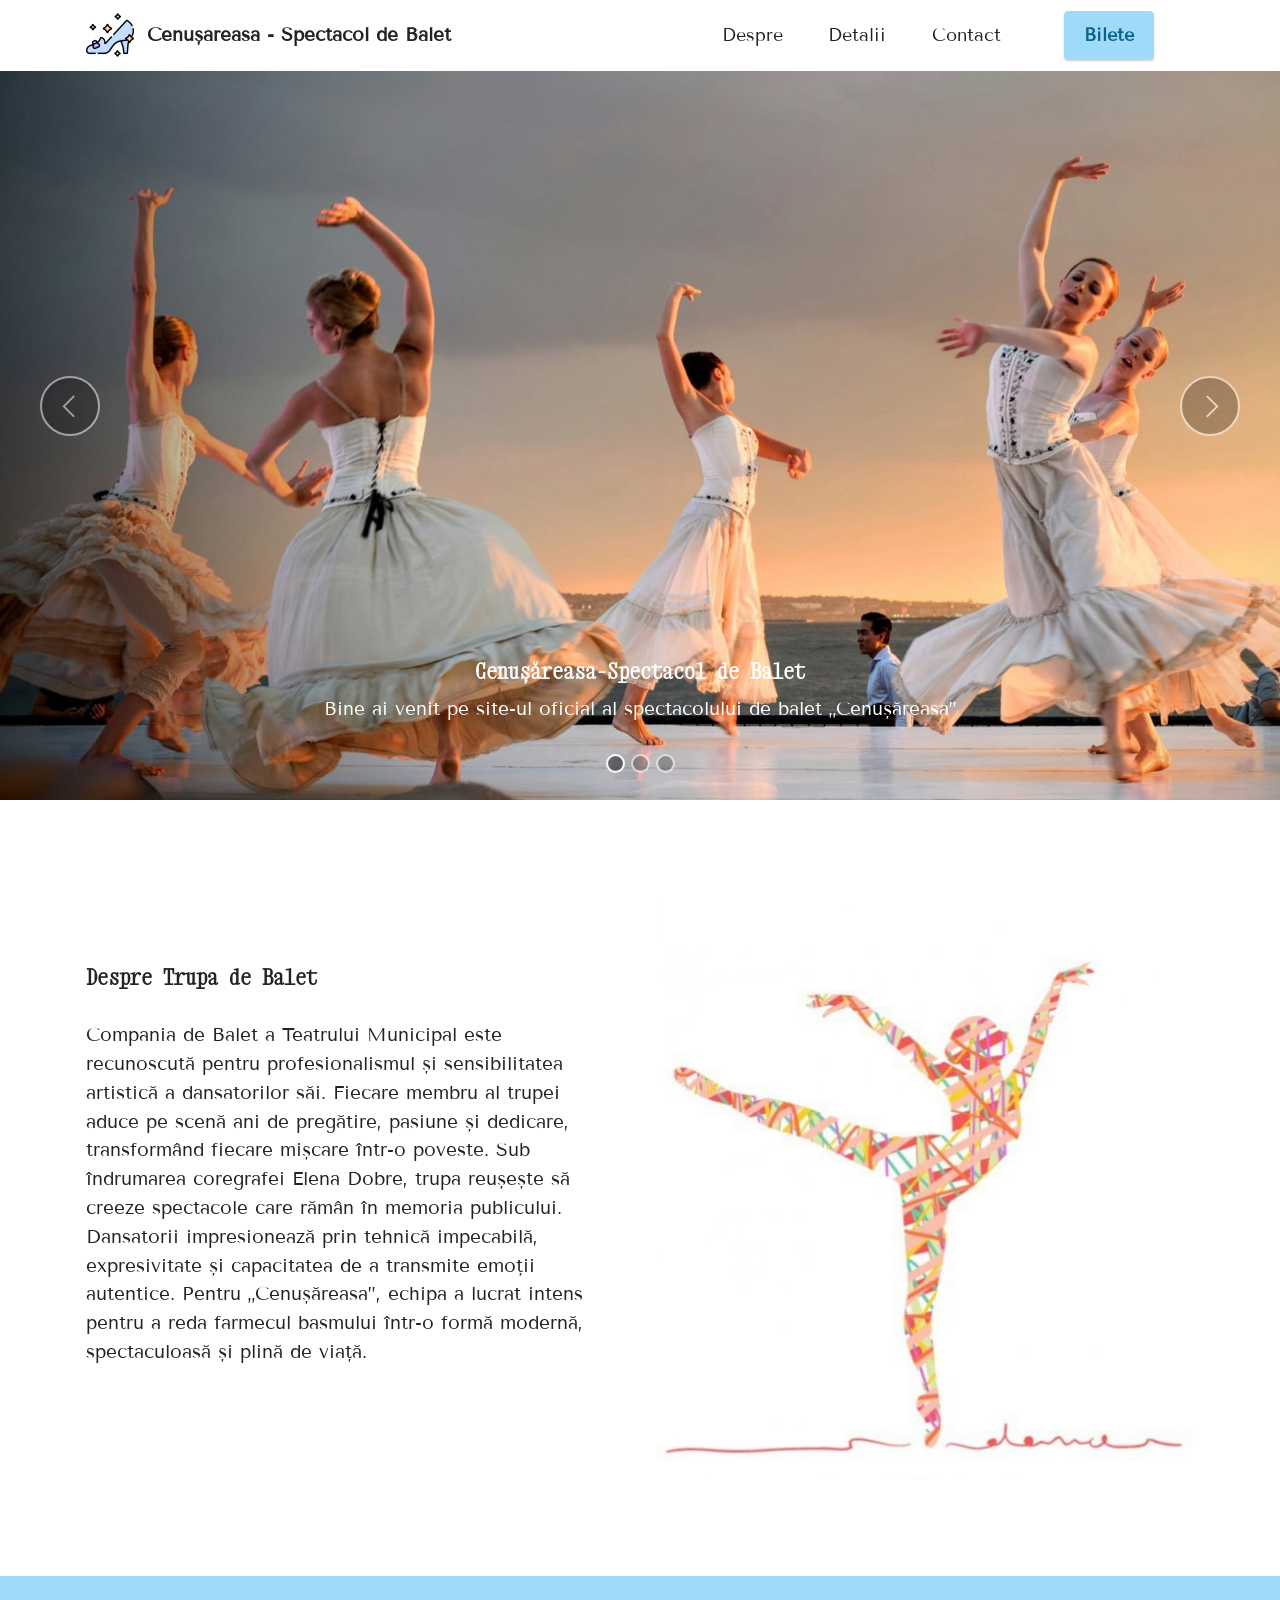
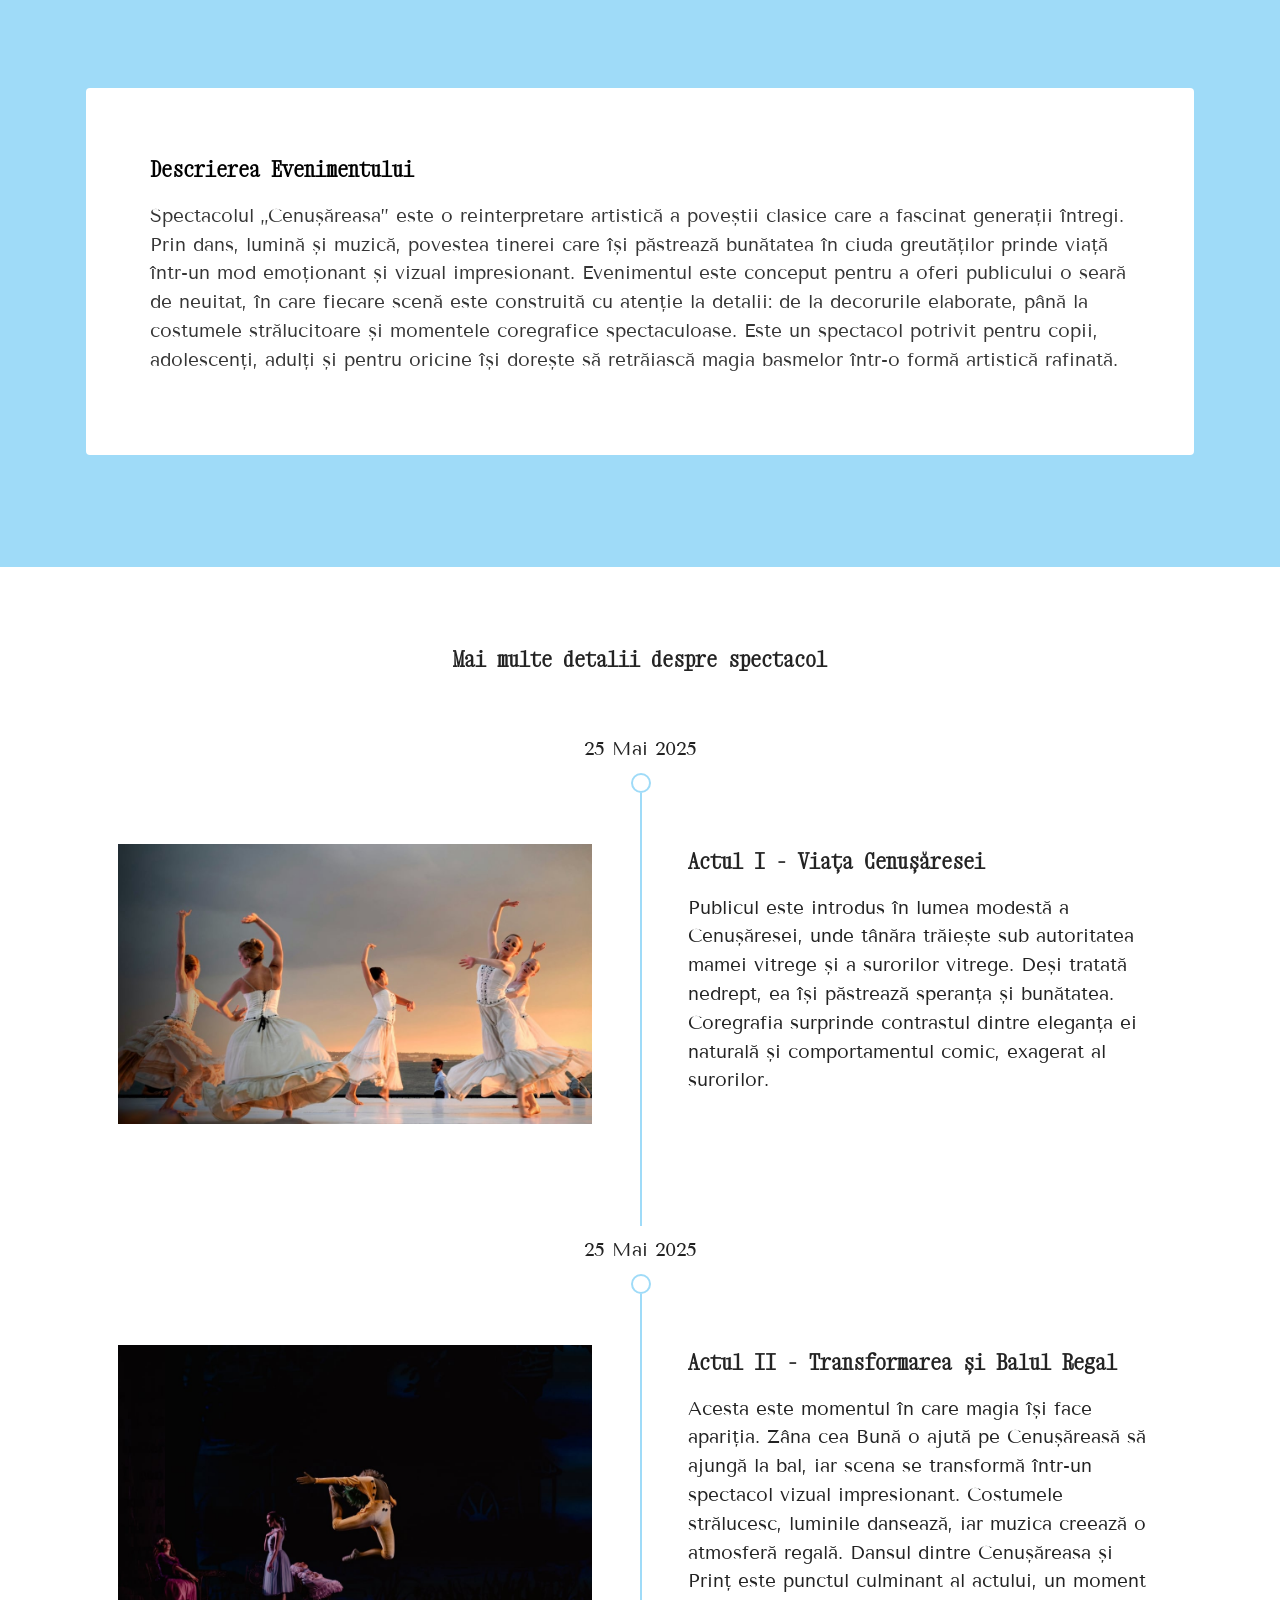
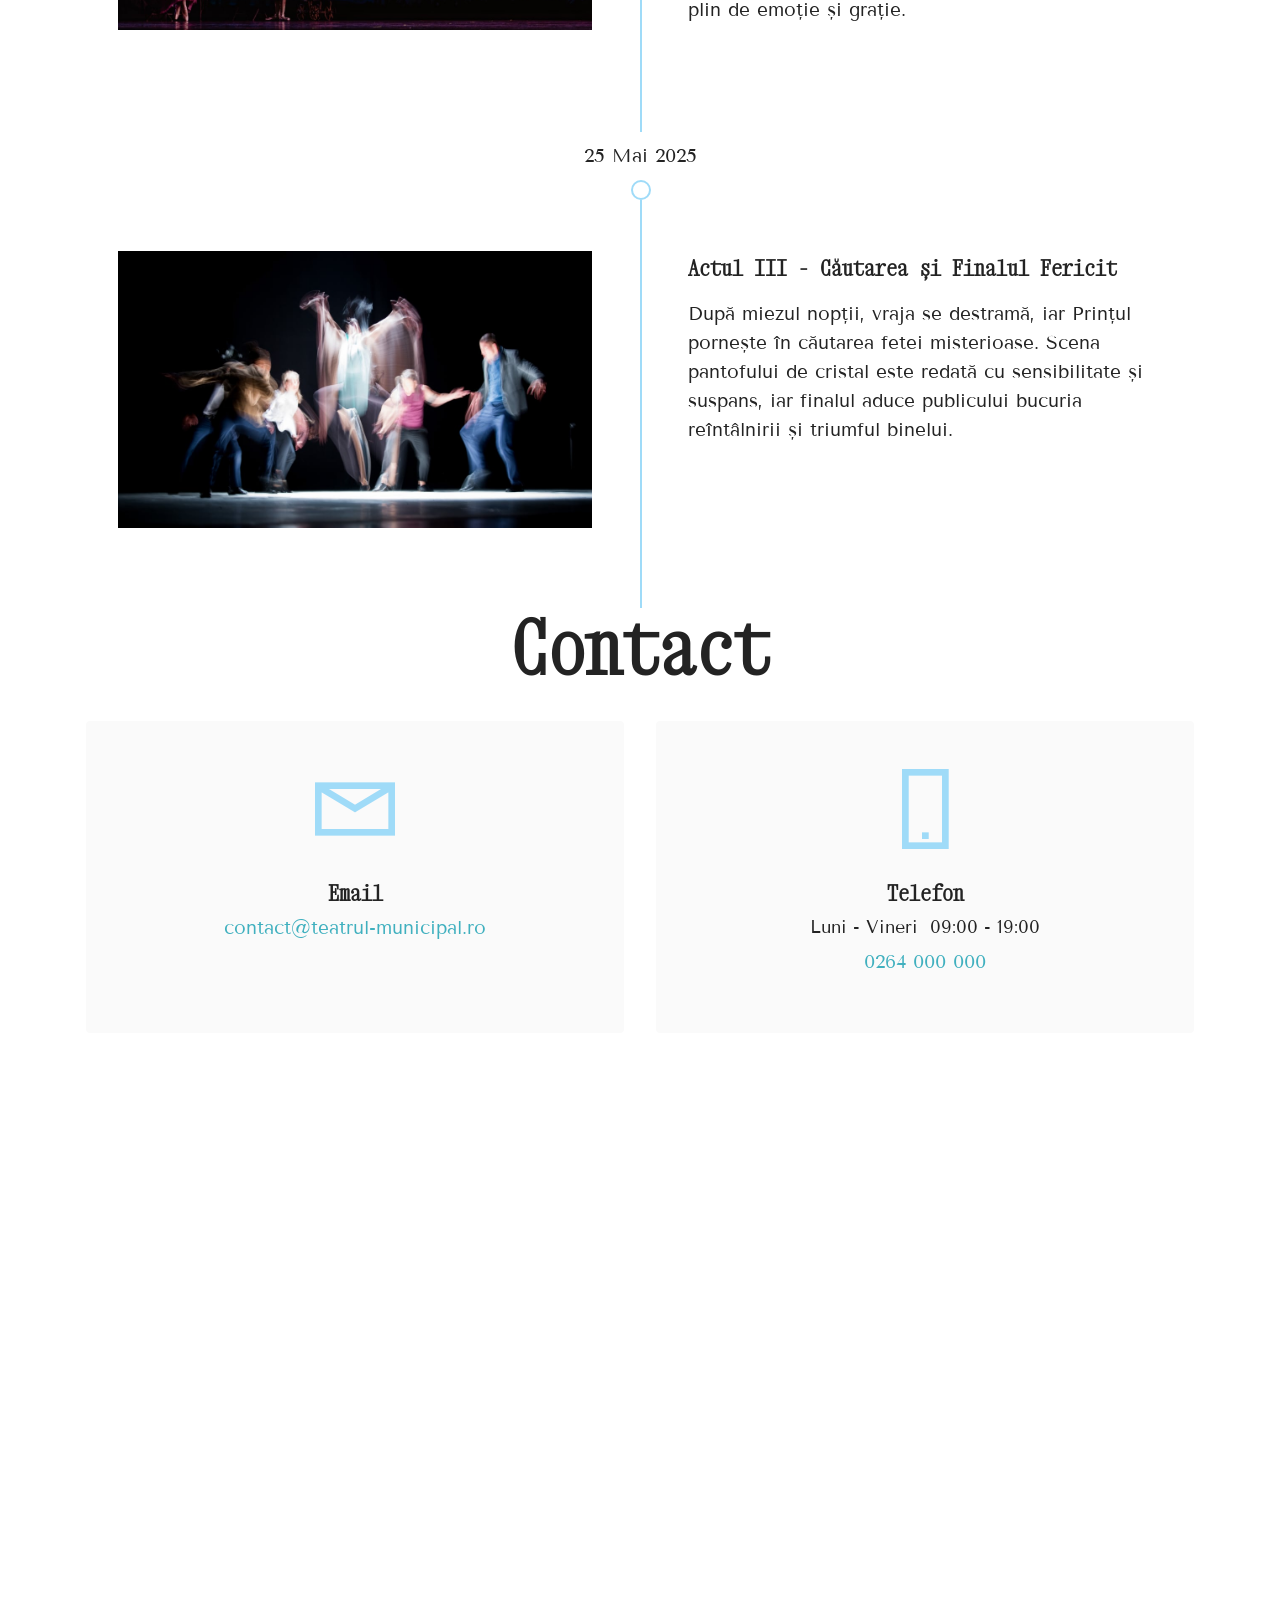
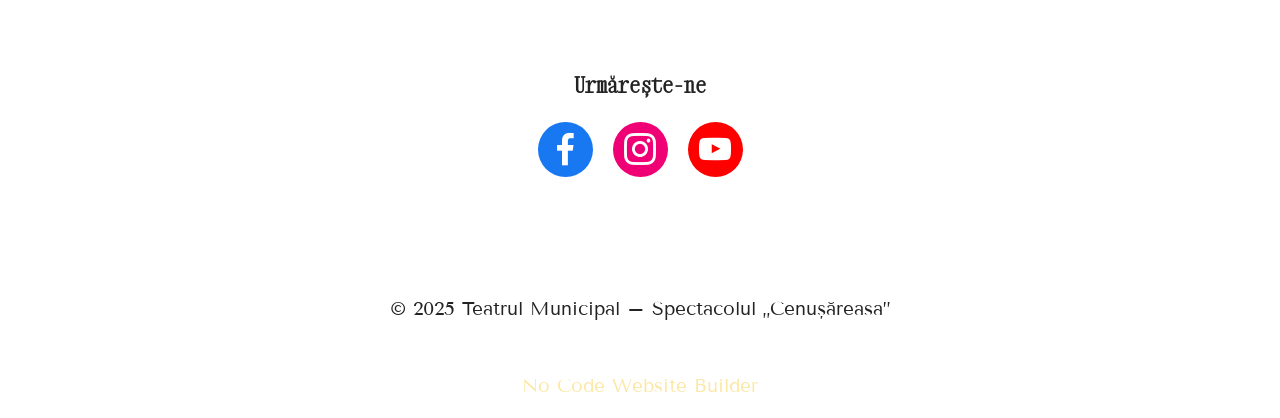
<file: index.html>
<!DOCTYPE html>
<html lang="ro">
<head>
  <!-- Site made with Mobirise Website Builder v6.1.12, https://mobirise.com -->
  <meta charset="UTF-8">
  <meta http-equiv="X-UA-Compatible" content="IE=edge">
  <meta name="generator" content="Mobirise v6.1.12, mobirise.com">
  <meta name="viewport" content="width=device-width, initial-scale=1, minimum-scale=1">
  <link rel="shortcut icon" href="assets/images/cinderella-shoe-96x96.png" type="image/x-icon">
  <meta name="description" content="">
  
  
  <title>Home</title>
  <link rel="stylesheet" href="assets/web/assets/mobirise-icons2/mobirise2.css">
  <link rel="stylesheet" href="assets/bootstrap/css/bootstrap.min.css">
  <link rel="stylesheet" href="assets/dropdown/css/style.css">
  <link rel="stylesheet" href="assets/socicon/css/styles.css">
  <link rel="stylesheet" href="assets/theme/css/style.css">
  <link rel="preload" href="https://fonts.googleapis.com/css?family=Xanh+Mono:400,400i&display=swap" as="style" onload="this.onload=null;this.rel='stylesheet'">
  <noscript><link rel="stylesheet" href="https://fonts.googleapis.com/css?family=Xanh+Mono:400,400i&display=swap"></noscript>
  <link rel="preload" href="https://fonts.googleapis.com/css?family=Tenor+Sans:400&display=swap" as="style" onload="this.onload=null;this.rel='stylesheet'">
  <noscript><link rel="stylesheet" href="https://fonts.googleapis.com/css?family=Tenor+Sans:400&display=swap"></noscript>
  <link rel="preload" as="style" href="assets/mobirise/css/mbr-additional.css?v=mV7NCB"><link rel="stylesheet" href="assets/mobirise/css/mbr-additional.css?v=mV7NCB" type="text/css">

  
  
  
</head>
<body>
  
  <div data-bs-version="5.1" class="menu menu2 cid-sFHpMqcXGj" id="menu2-2"> 
    
    <nav class="navbar navbar-dropdown navbar-fixed-top navbar-expand-lg">
        <div class="container">
            <div class="navbar-brand">
                <span class="navbar-logo">
                    <a href="index.html">
                        <img src="assets/images/cinderella-shoe-96x96.png" alt="Mobirise Website Builder" style="height: 3rem;">
                    </a>
                </span>
                <span class="navbar-caption-wrap"><a class="navbar-caption text-black text-primary display-7" href="index.html">Cenușăreasa - Spectacol de Balet</a></span>
            </div>
            <button class="navbar-toggler" type="button" data-toggle="collapse" data-bs-toggle="collapse" data-target="#navbarSupportedContent" data-bs-target="#navbarSupportedContent" aria-controls="navbarNavAltMarkup" aria-expanded="false" aria-label="Toggle navigation">
                <span class="hamburger">
                    <span></span>
                    <span></span>
                    <span></span>
                    <span></span>
                </span>
            </button>
            <div class="collapse navbar-collapse" id="navbarSupportedContent">
                <ul class="navbar-nav nav-dropdown" data-app-modern-menu="true"><li class="nav-item"><a class="nav-link link text-black text-primary display-4" href="index.html#features19-e">Despre</a></li>
                    <li class="nav-item"><a class="nav-link link text-black text-primary display-4" href="index.html#content15-b">Detalii</a>
                    </li><li class="nav-item"><a class="nav-link link text-black text-primary display-4" href="index.html#contacts1-b">Contact</a></li></ul>
                
                <div class="navbar-buttons mbr-section-btn"><a class="btn btn-secondary display-4" href="page1.html#features9-g">Bilete</a></div>
            </div>
        </div>
    </nav>
 </div>

<section data-bs-version="5.1" class="slider1 cid-v8nnqjxIdV" id="slider1-5">
    
    <div class="carousel slide" id="v8yP9UyVsQ" data-interval="5000" data-bs-interval="5000">
        <ol class="carousel-indicators">
            <li data-slide-to="0" data-bs-slide-to="0" class="active" data-target="#v8yP9UyVsQ" data-bs-target="#v8yP9UyVsQ"></li>
            <li data-slide-to="1" data-bs-slide-to="1" data-target="#v8yP9UyVsQ" data-bs-target="#v8yP9UyVsQ"></li>
            <li data-slide-to="2" data-bs-slide-to="2" data-target="#v8yP9UyVsQ" data-bs-target="#v8yP9UyVsQ"></li>
        </ol>
        <div class="carousel-inner">
            <div class="carousel-item slider-image item active">
                <div class="item-wrapper">
                    <img class="d-block w-100" src="assets/images/pexels-photo-175658-1900x1123.jpg" alt="Mobirise Website Builder">
                    
                    <div class="carousel-caption">
                        <h5 class="mbr-section-subtitle mbr-fonts-style display-5"><strong>Cenușăreasa-Spectacol de Balet</strong></h5>
                        <p class="mbr-section-text mbr-fonts-style display-7">Bine ai venit pe site-ul oficial al spectacolului de balet „Cenușăreasa”</p>
                    </div>
                </div>
            </div>
            <div class="carousel-item slider-image item">
                <div class="item-wrapper">
                    <img class="d-block w-100" src="assets/images/performance1-1900x1142.jpg" alt="Mobirise Website Builder">
                    
                    <div class="carousel-caption">
                        <h5 class="mbr-section-subtitle mbr-fonts-style display-5"><strong>Cenușăreasa-Spectacol de Balet</strong></h5>
                        <p class="mbr-section-text mbr-fonts-style display-7">Te invităm să pășești într-o lume de basm, unde dansul, muzica și emoția se împletesc într-o seară de neuitat.</p>
                    </div>
                </div>
            </div>
            <div class="carousel-item slider-image item">
                <div class="item-wrapper">
                    <img class="d-block w-100" src="assets/images/performance-1900x1113.jpeg" alt="Mobirise Website Builder">
                    
                    <div class="carousel-caption">
                        <h5 class="mbr-section-subtitle mbr-fonts-style display-5"><strong>Cenușăreasa-Spectacol de Balet</strong></h5>
                        <p class="mbr-section-text mbr-fonts-style display-7">Este un eveniment care promite să cucerească inimile publicului prin eleganță, sensibilitate și magie.&nbsp;<br></p>
                    </div>
                </div>
            </div>
        </div>
        <a class="carousel-control carousel-control-prev" role="button" data-slide="prev" data-bs-slide="prev" href="#v8yP9UyVsQ">
            <span class="mobi-mbri mobi-mbri-arrow-prev" aria-hidden="true"></span>
            <span class="sr-only visually-hidden">Previous</span>
        </a>
        <a class="carousel-control carousel-control-next" role="button" data-slide="next" data-bs-slide="next" href="#v8yP9UyVsQ">
            <span class="mobi-mbri mobi-mbri-arrow-next" aria-hidden="true"></span>
            <span class="sr-only visually-hidden">Next</span>
        </a>
    </div>
</section>

<section data-bs-version="5.1" class="features18 cid-sFHvmoQ5Jg" id="features19-e">

    

    
    <div class="container">
        <div class="row justify-content-center">
            <div class="card col-12 col-lg">
                <div class="card-wrapper">
                    <h6 class="card-title mbr-fonts-style mb-4 display-2"><strong>Despre Trupa de Balet</strong></h6>
                    <p class="mbr-text mbr-fonts-style display-7">Compania de Balet a Teatrului Municipal este recunoscută pentru profesionalismul și sensibilitatea artistică a dansatorilor săi. Fiecare membru al trupei aduce pe scenă ani de pregătire, pasiune și dedicare, transformând fiecare mișcare într-o poveste. Sub îndrumarea coregrafei Elena Dobre, trupa reușește să creeze spectacole care rămân în memoria publicului. Dansatorii impresionează prin tehnică impecabilă, expresivitate și capacitatea de a transmite emoții autentice. Pentru „Cenușăreasa”, echipa a lucrat intens pentru a reda farmecul basmului într-o formă modernă, spectaculoasă și plină de viață.<br><br></p>
                    
                </div>
            </div>
            <div class="col-12 col-lg-6">
                <div class="image-wrapper">
                    <img src="assets/images/ballet-548x595.jpg" alt="Mobirise Website Builder">
                </div>
            </div>
        </div>
    </div>
</section>

<section data-bs-version="5.1" class="content15 cid-sFHuaHz0Qy" id="content15-b">

    

    
    <div class="container">
        <div class="row justify-content-center">
            <div class="card col-md-12 col-lg-12">
                <div class="card-wrapper">
                    <div class="card-box align-left">
                        <h4 class="card-title mbr-fonts-style mbr-white mb-3 display-5"><strong>Descrierea Evenimentului</strong></h4>
                        <p class="mbr-text mbr-fonts-style display-7">Spectacolul „Cenușăreasa” este o reinterpretare artistică a poveștii clasice care a fascinat generații întregi. Prin dans, lumină și muzică, povestea tinerei care își păstrează bunătatea în ciuda greutăților prinde viață într-un mod emoționant și vizual impresionant. Evenimentul este conceput pentru a oferi publicului o seară de neuitat, în care fiecare scenă este construită cu atenție la detalii: de la decorurile elaborate, până la costumele strălucitoare și momentele coregrafice spectaculoase. Este un spectacol potrivit pentru copii, adolescenți, adulți și pentru oricine își dorește să retrăiască magia basmelor într-o formă artistică rafinată.</p>
                        
                    </div>
                </div>
            </div>
        </div>
    </div>
</section>

<section data-bs-version="5.1" class="timeline3 cid-sFHr5fwP9J" id="timeline3-4">
    
    
    <div class="container">
        <div class="mbr-section-head">
            <h3 class="mbr-section-title mbr-fonts-style align-center mb-0 display-2"><strong>Mai multe detalii despre spectacol</strong></h3>
            
        </div>
        <div class="timelines-container mt-4">
            <div class="row timeline-element first-separline mb-5">
                <div class="timeline-date col-12">
                    <div class="timeline-date-wrapper">
                        <p class="mbr-timeline-date display-7">
                            25 Mai 2025</p>
                    </div>
                </div>
                <span class="iconBackground"></span>
                <div class="col-12 col-md-6">
                    <div class="image-wrapper">
                        <img src="assets/images/pexels-photo-175658-1128x667.jpg" alt="Mobirise Website Builder" title="">
                    </div>
                </div>
                <div class="col-12 col-md-6">
                    <div class="timeline-text-wrapper">
                        <h4 class="mbr-timeline-title mbr-fonts-style mb-0 display-5"><strong>Actul I - Viața Cenușăresei</strong></h4>
                        <p class="mbr-text mbr-fonts-style mt-3 mb-0 display-7">
                            Publicul este introdus în lumea modestă a Cenușăresei, unde tânăra trăiește sub autoritatea mamei vitrege și a surorilor vitrege. Deși tratată nedrept, ea își păstrează speranța și bunătatea. Coregrafia surprinde contrastul dintre eleganța ei naturală și comportamentul comic, exagerat al surorilor.
                        </p>
                    </div>
                </div>
            </div>
            <div class="row timeline-element first-separline mb-5">
                <div class="timeline-date col-12">
                    <div class="timeline-date-wrapper">
                        <p class="mbr-timeline-date display-7">
                            25 Mai 2025</p>
                    </div>
                </div>
                <span class="iconBackground"></span>
                <div class="col-12 col-md-6">
                    <div class="image-wrapper">
                        <img src="assets/images/performance1-1128x678.jpg" alt="Mobirise Website Builder" title="">
                    </div>
                </div>
                <div class="col-12 col-md-6">
                    <div class="timeline-text-wrapper">
                        <h4 class="mbr-timeline-title mbr-fonts-style mb-0 display-5"><strong>Actul II - Transformarea și Balul Regal</strong></h4>
                        <p class="mbr-text mbr-fonts-style mt-3 mb-0 display-7">
                            Acesta este momentul în care magia își face apariția. Zâna cea Bună o ajută pe Cenușăreasă să ajungă la bal, iar scena se transformă într-un spectacol vizual impresionant. Costumele strălucesc, luminile dansează, iar muzica creează o atmosferă regală. Dansul dintre Cenușăreasa și Prinț este punctul culminant al actului, un moment plin de emoție și grație.
                        </p>
                    </div>
                </div>
            </div>
            <div class="row timeline-element first-separline mb-5">
                <div class="timeline-date col-12">
                    <div class="timeline-date-wrapper">
                        <p class="mbr-timeline-date display-7">
                            25 Mai 2025</p>
                    </div>
                </div>
                <span class="iconBackground"></span>
                <div class="col-12 col-md-6">
                    <div class="image-wrapper">
                        <img src="assets/images/performance-1128x661.jpg" alt="Mobirise Website Builder" title="">
                    </div>
                </div>
                <div class="col-12 col-md-6">
                    <div class="timeline-text-wrapper">
                        <h4 class="mbr-timeline-title mbr-fonts-style mb-0 display-5"><strong>Actul III - Căutarea și Finalul Fericit&nbsp;</strong></h4>
                        <p class="mbr-text mbr-fonts-style mt-3 mb-0 display-7">După miezul nopții, vraja se destramă, iar Prințul pornește în căutarea fetei misterioase. Scena pantofului de cristal este redată cu sensibilitate și suspans, iar finalul aduce publicului bucuria reîntâlnirii și triumful binelui.<br></p>
                    </div>
                </div>
            </div>
            
            
            
            
            
            
            
            
            
        </div>
    </div>
</section>

<section data-bs-version="5.1" class="contacts1 cid-v8nC5D8AL0" id="contacts1-b">

    

    
    
    <div class="container">
        <div class="mbr-section-head">
            <h2 class="mbr-section-title mbr-fonts-style align-center mb-0 display-1">
                <strong>Contact</strong></h2>
            
        </div>
        <div class="row justify-content-center mt-4">
            <div class="card col-12 col-lg-6">
                <div class="card-wrapper">
                    <div class="card-box align-center">
                        <div class="image-wrapper">
                            <span class="mbr-iconfont mobi-mbri-letter mobi-mbri" style="color: rgb(159, 219, 248); fill: rgb(159, 219, 248);"></span>
                        </div>
                        <h3 class="card-title mbr-fonts-style mb-2 display-2">
                            <strong>Email</strong>
                        </h3>
                        <p class="mbr-text mbr-fonts-style mb-2 display-4"></p>
                        <h4 class="link mbr-fonts-style display-7"><a href="mailto:contact@teatrul-municipal.ro" class="text-success">contact@teatrul-municipal.ro</a>
                        </h4>
                    </div>
                </div>
            </div>
            <div class="card col-12 col-lg-6">
                <div class="card-wrapper">
                    <div class="card-box align-center">
                        <div class="image-wrapper">
                            <span class="mbr-iconfont mobi-mbri-mobile-2 mobi-mbri" style="color: rgb(159, 219, 248); fill: rgb(159, 219, 248);"></span>
                        </div>
                        <h4 class="card-title mbr-fonts-style align-center mb-2 display-2"><strong>Telefon</strong></h4>
                        <p class="mbr-text mbr-fonts-style mb-2 display-4">Luni - Vineri&nbsp; 09:00 - 19:00</p>
                        <h5 class="link mbr-black mbr-fonts-style display-7"><a href="tel:0264000000" class="text-success">0264 000 000</a></h5>
                    </div>
                </div>
            </div>
        </div>
    </div>
</section>

<div data-bs-version="5.1" class="map2 cid-v8nC2Zw2zE" id="map2-a">
    

    
    
    <div>
        
        <div class="google-map"><iframe style="border:0" src="https://www.google.com/maps/d/embed?mid=1ylmwPqI1ueoKya5V31s3Ilvcnbl1_oA&amp;hl=ro&amp;ehbc=2E312F" allowfullscreen=""></iframe></div>
    </div>
</div>

<section data-bs-version="5.1" class="share3 cid-v8nHYwa8hq" id="share3-e">
    
     
    
    
    

    <div class="container">
        <div class="media-container-row">
            <div class="col-12">
                <h3 class="mbr-section-title align-center mb-3 mbr-fonts-style display-2"><strong>Urmărește-ne</strong></h3>
                <div class="social-list align-center">
                   
                    <a class="iconfont-wrapper bg-facebook m-2 " target="_blank" href="https://www.facebook.com">
                            <span class="socicon-facebook socicon"></span>
                        </a>
                        
                        <a class="iconfont-wrapper bg-instagram m-2" href="https://www.instagram.com/" target="_blank">
                            <span class="socicon-instagram socicon"></span>
                        </a>
                        
                        
                        
                        
                        
                        
                        <a class="iconfont-wrapper bg-youtube m-2" href="https://www.youtube.com/" target="_blank">
                            <span class="socicon-youtube socicon"></span>
                        </a>
                        
                </div>
            </div>
        </div>
    </div>
</section>

<div data-bs-version="5.1" class="footer7 cid-sFHu2wLoQp" data-once="footers" id="footer7-9">

    

    

    <div class="container">
        <div class="row align-center mbr-white">
            <div class="col-12">
                <p class="mbr-text mb-0 mbr-fonts-style display-7">
                    © 2025 Teatrul Municipal – Spectacolul „Cenușăreasa”
                </p>
            </div>
        </div>
    </div>
</div>
<div class="display-7" style="padding: 0;align-items: center;justify-content: center;flex-wrap: wrap;    align-content: center;display: flex;position: relative;height: 4rem;"><a href="https://mobiri.se/" style="flex: 1 1;height: 4rem;position: absolute;width: 100%;z-index: 1;"><img alt="" style="height: 4rem;" src="[data-uri]"></a><p style="margin: 0;text-align: center;" class="display-7">&#8204;</p><a style="z-index:1" href="https://mobirise.com/builder/no-code-website-builder.html">No Code Website Builder</a>
</div>
  <script src="assets/bootstrap/js/bootstrap.bundle.min.js">
  
</script>  
  <script src="assets/smoothscroll/smooth-scroll.js">
  
</script> 
  <script src="assets/ytplayer/index.js">
  </script>  
  <script src="assets/dropdown/js/navbar-dropdown.js">
  
</script>  
  <script src="assets/theme/js/script.js">
  
</script>  
  
  
</body>
</html>
</file>
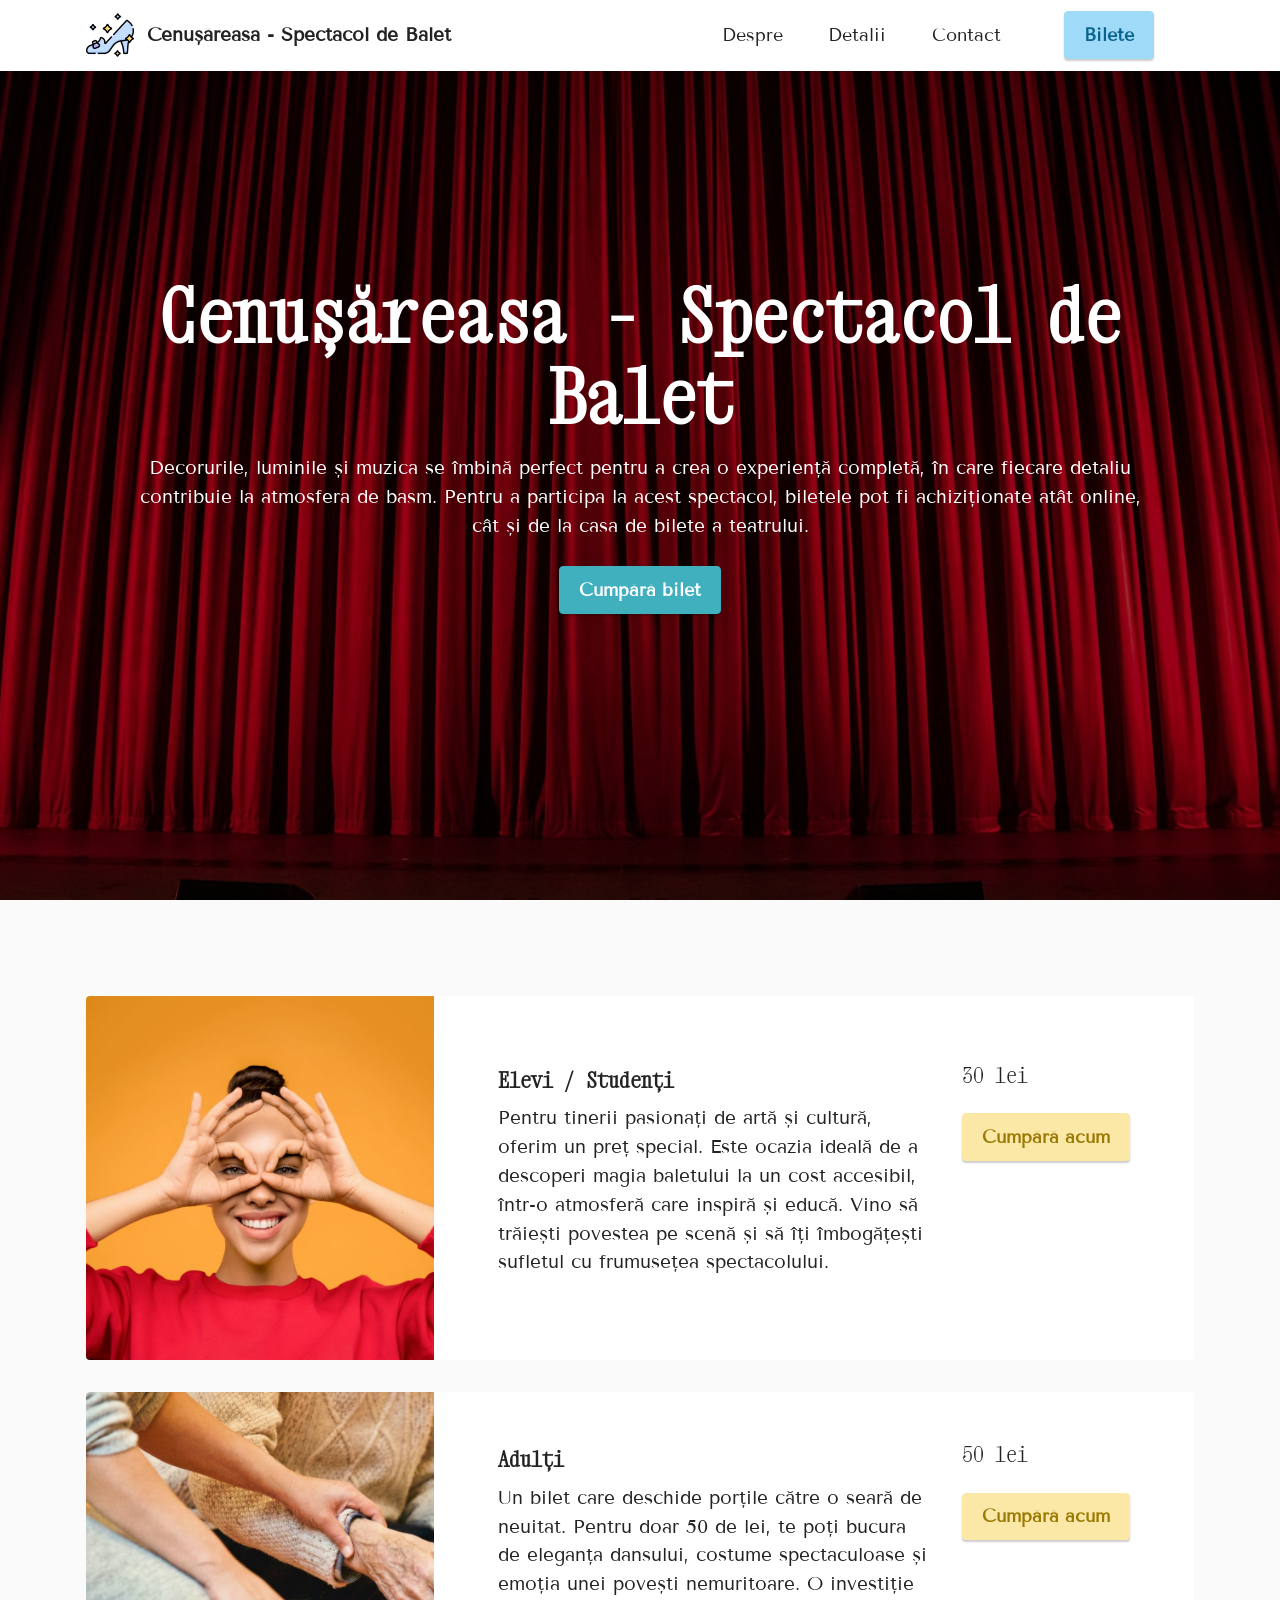
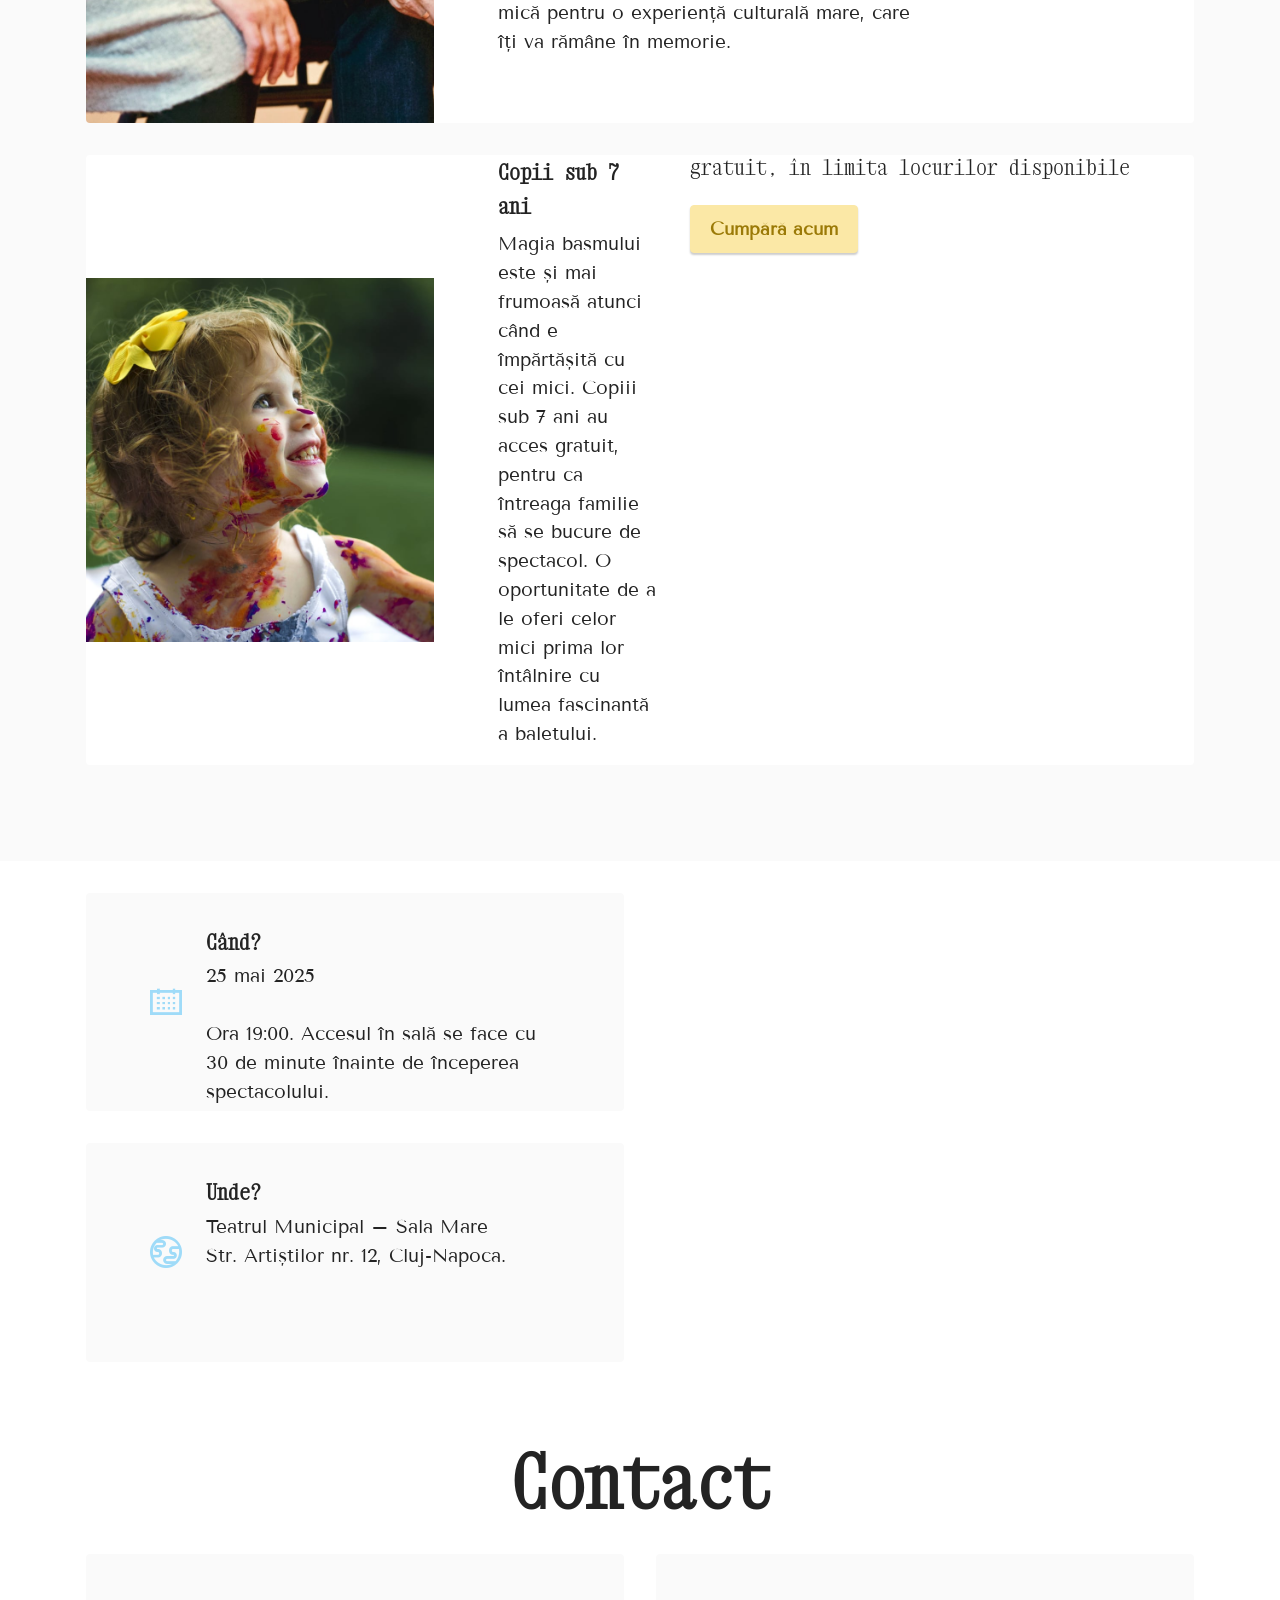
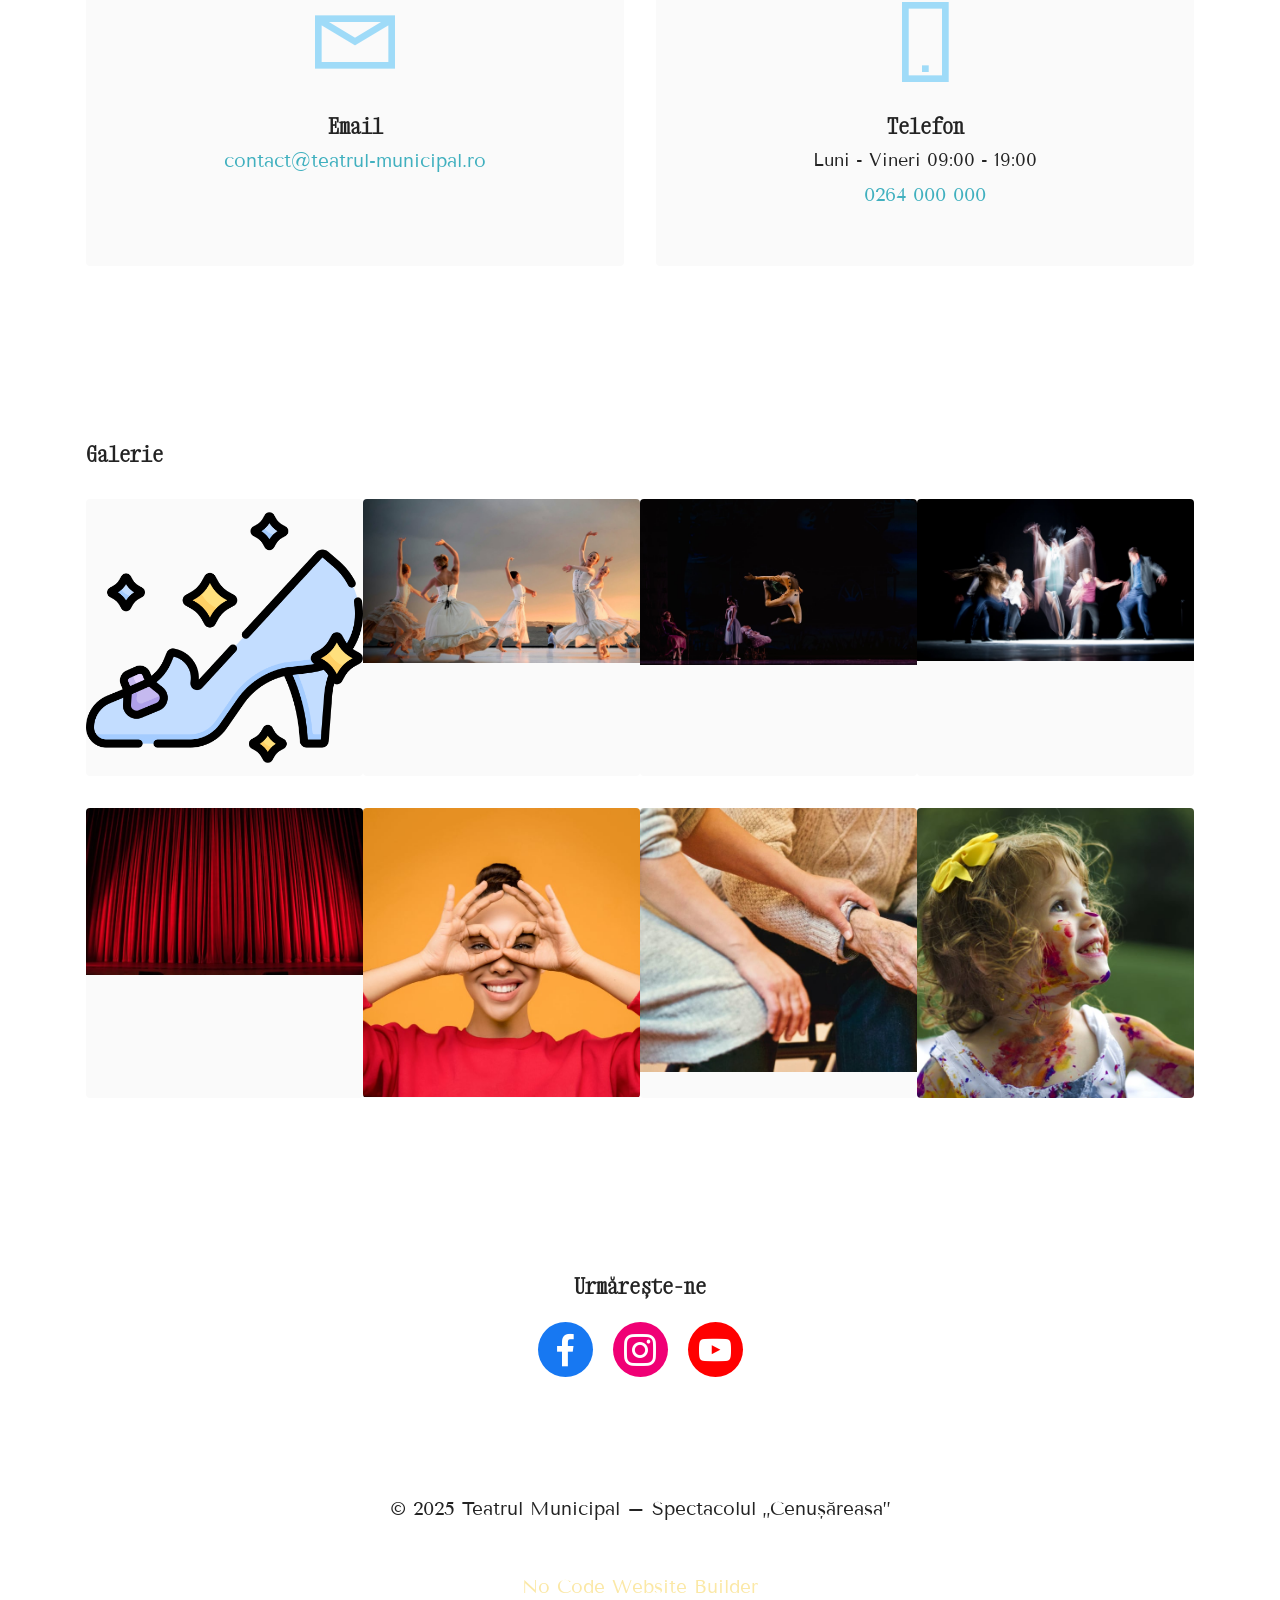
<file: page1.html>
<!DOCTYPE html>
<html  >
<head>
  <!-- Site made with Mobirise Website Builder v6.1.12, https://mobirise.com -->
  <meta charset="UTF-8">
  <meta http-equiv="X-UA-Compatible" content="IE=edge">
  <meta name="generator" content="Mobirise v6.1.12, mobirise.com">
  <meta name="viewport" content="width=device-width, initial-scale=1, minimum-scale=1">
  <link rel="shortcut icon" href="assets/images/cinderella-shoe-96x96.png" type="image/x-icon">
  <meta name="description" content="">
  
  
  <title>Page 1</title>
  <link rel="stylesheet" href="assets/web/assets/mobirise-icons2/mobirise2.css">
  <link rel="stylesheet" href="assets/bootstrap/css/bootstrap.min.css">
  <link rel="stylesheet" href="assets/dropdown/css/style.css">
  <link rel="stylesheet" href="assets/socicon/css/styles.css">
  <link rel="stylesheet" href="assets/theme/css/style.css">
  <link rel="preload" href="https://fonts.googleapis.com/css?family=Xanh+Mono:400,400i&display=swap" as="style" onload="this.onload=null;this.rel='stylesheet'">
  <noscript><link rel="stylesheet" href="https://fonts.googleapis.com/css?family=Xanh+Mono:400,400i&display=swap"></noscript>
  <link rel="preload" href="https://fonts.googleapis.com/css?family=Tenor+Sans:400&display=swap" as="style" onload="this.onload=null;this.rel='stylesheet'">
  <noscript><link rel="stylesheet" href="https://fonts.googleapis.com/css?family=Tenor+Sans:400&display=swap"></noscript>
  <link rel="preload" as="style" href="assets/mobirise/css/mbr-additional.css?v=raaH0W"><link rel="stylesheet" href="assets/mobirise/css/mbr-additional.css?v=raaH0W" type="text/css">

  
  
  
</head>
<body>
  
  <section data-bs-version="5.1" class="menu menu2 cid-sFHpMqcXGj" once="menu" id="menu2-3">
    
    <nav class="navbar navbar-dropdown navbar-fixed-top navbar-expand-lg">
        <div class="container">
            <div class="navbar-brand">
                <span class="navbar-logo">
                    <a href="index.html">
                        <img src="assets/images/cinderella-shoe-96x96.png" alt="Mobirise Website Builder" style="height: 3rem;">
                    </a>
                </span>
                <span class="navbar-caption-wrap"><a class="navbar-caption text-black text-primary display-7" href="index.html">Cenușăreasa - Spectacol de Balet</a></span>
            </div>
            <button class="navbar-toggler" type="button" data-toggle="collapse" data-bs-toggle="collapse" data-target="#navbarSupportedContent" data-bs-target="#navbarSupportedContent" aria-controls="navbarNavAltMarkup" aria-expanded="false" aria-label="Toggle navigation">
                <div class="hamburger">
                    <span></span>
                    <span></span>
                    <span></span>
                    <span></span>
                </div>
            </button>
            <div class="collapse navbar-collapse" id="navbarSupportedContent">
                <ul class="navbar-nav nav-dropdown" data-app-modern-menu="true"><li class="nav-item"><a class="nav-link link text-black text-primary display-4" href="index.html#features19-e">Despre</a></li>
                    <li class="nav-item"><a class="nav-link link text-black text-primary display-4" href="index.html#content15-b">Detalii</a>
                    </li><li class="nav-item"><a class="nav-link link text-black text-primary display-4" href="index.html#contacts1-b">Contact</a></li></ul>
                
                <div class="navbar-buttons mbr-section-btn"><a class="btn btn-secondary display-4" href="page1.html#features9-g">Bilete</a></div>
            </div>
        </div>
    </nav>
</section>

<section data-bs-version="5.1" class="header6 cid-v8nKexjFok mbr-fullscreen" id="header6-f">

    

    
    <div class="mbr-overlay" style="opacity: 0.4; background-color: rgb(0, 0, 0);"></div>

    <div class="align-center container">
        <div class="row justify-content-center">
            <div class="col-12 col-lg-11">
                <h1 class="mbr-section-title mbr-fonts-style mbr-white mb-3 display-1"><strong>Cenușăreasa - Spectacol de Balet</strong></h1>
                
                <p class="mbr-text mbr-white mbr-fonts-style display-7">
                    Decorurile, luminile și muzica se îmbină perfect pentru a crea o experiență completă, în care fiecare detaliu contribuie la atmosfera de basm.&nbsp;Pentru a participa la acest spectacol, biletele pot fi achiziționate atât online, cât și de la casa de bilete a teatrului.</p>
                <div class="mbr-section-btn mt-3"><a class="btn btn-success display-4" href="https://www.iabilet.ro/">Cumpără bilet</a></div>
            </div>
        </div>
    </div>
</section>

<section data-bs-version="5.1" class="features9 cid-v8y5TA3PCG" xmlns="http://www.w3.org/1999/html" id="features9-g">
    
    

    
    

    <div class="container">
        <div class="item features-image">
            <div class="item-wrapper">
                <div class="row align-items-center">
                    <div class="col-12 col-md-4">
                        <div class="image-wrapper">
                            <img src="assets/images/w208-815x852.jpg" alt="Mobirise Website Builder">
                        </div>
                    </div>
                    <div class="col-12 col-md">
                        <div class="card-box">
                            <div class="row">
                                <div class="col-md">
                                    <h6 class="card-title mbr-fonts-style display-5"><strong>Elevi / Studenți</strong></h6>
                                    <p class="mbr-text mbr-fonts-style display-7">
                                        Pentru tinerii pasionați de artă și cultură, oferim un preț special. Este ocazia ideală de a descoperi magia baletului la un cost accesibil, într-o atmosferă care inspiră și educă. Vino să trăiești povestea pe scenă și să îți îmbogățești sufletul cu frumusețea spectacolului.
                                    </p>
                                </div>
                                <div class="col-md-auto">
                                    <p class="price mbr-fonts-style display-2">30 lei</p>
                                    <div class="mbr-section-btn"><a href="https://www.iabilet.ro/" class="btn btn-primary display-4">Cumpără acum</a></div>
                                </div>
                                <div></div>
                            </div>
                        </div>
                    </div>
                </div>
            </div>
        </div>
        <div class="item features-image">
            <div class="item-wrapper">
                <div class="row align-items-center">
                    <div class="col-12 col-md-4">
                        <div class="image-wrapper">
                            <img src="assets/images/misc2033-815x776.jpg" alt="Mobirise Website Builder">
                        </div>
                    </div>
                    <div class="col-12 col-md">
                        <div class="card-box">
                            <div class="row">
                                <div class="col-md">
                                    <h6 class="card-title mbr-fonts-style display-5">
                                        <strong>Adulți</strong>
                                    </h6>
                                    <p class="mbr-text mbr-fonts-style display-7">
                                        Un bilet care deschide porțile către o seară de neuitat. Pentru doar 50 de lei, te poți bucura de eleganța dansului, costume spectaculoase și emoția unei povești nemuritoare. O investiție mică pentru o experiență culturală mare, care îți va rămâne în memorie.
                                    </p>
                                </div>
                                <div class="col-md-auto">
                                    <p class="price mbr-fonts-style display-2">50 lei</p>
                                    <div class="mbr-section-btn"><a href="https://www.iabilet.ro/" class="btn btn-primary display-4">
                                            Cumpără acum
                                        </a></div>
                                </div>
                                <div></div>
                            </div>
                        </div>
                    </div>
                </div>
            </div>
        </div>
        <div class="item features-image">
            <div class="item-wrapper">
                <div class="row align-items-center">
                    <div class="col-12 col-md-4">
                        <div class="image-wrapper">
                            <img src="assets/images/misc201-815x853.jpg" alt="Mobirise Website Builder">
                        </div>
                    </div>
                    <div class="col-12 col-md">
                        <div class="card-box">
                            <div class="row">
                                <div class="col-md">
                                    <h6 class="card-title mbr-fonts-style display-5"><strong>Copii sub 7 ani</strong></h6>
                                    <p class="mbr-text mbr-fonts-style display-7">
                                        Magia basmului este și mai frumoasă atunci când e împărtășită cu cei mici. Copiii sub 7 ani au acces gratuit, pentru ca întreaga familie să se bucure de spectacol. O oportunitate de a le oferi celor mici prima lor întâlnire cu lumea fascinantă a baletului.
                                    </p>
                                </div>
                                <div class="col-md-auto">
                                    <p class="price mbr-fonts-style display-2">gratuit, în limita locurilor disponibile</p>
                                    <div class="mbr-section-btn"><a href="https://www.iabilet.ro/" class="btn btn-primary display-4">
                                            Cumpără acum
                                        </a></div>
                                </div>
                                <div></div>
                            </div>
                        </div>
                    </div>
                </div>
            </div>
        </div>
    </div>
</section>

<section data-bs-version="5.1" class="contacts3 map1 cid-v8nuFjUEpS" id="contacts3-9">

    

    
    
    <div class="container">
        
        <div class="row justify-content-center mt-4">
            <div class="card col-12 col-md-6">
                <div class="card-wrapper">
                    <div class="image-wrapper">
                        <span class="mbr-iconfont mobi-mbri-calendar mobi-mbri" style="color: rgb(159, 219, 248); fill: rgb(159, 219, 248);"></span>
                    </div>
                    <div class="text-wrapper">
                        <h6 class="card-title mbr-fonts-style mb-1 display-5">
                            <strong>Când?</strong>
                        </h6>
                        <p class="mbr-text mbr-fonts-style display-7">25 mai 2025
<br>
<br>Ora 19:00. Accesul în sală se face cu 30 de minute înainte de începerea spectacolului.<br></p>
                    </div>
                </div>
                <div class="card-wrapper">
                    <div class="image-wrapper">
                        <span class="mbr-iconfont mobi-mbri-globe mobi-mbri" style="color: rgb(159, 219, 248); fill: rgb(159, 219, 248);"></span>
                    </div>
                    <div class="text-wrapper">
                        <h6 class="card-title mbr-fonts-style mb-1 display-5">
                            <strong>Unde?</strong>
                        </h6>
                        <p class="mbr-text mbr-fonts-style display-7">Teatrul Municipal – Sala Mare
<br>Str. Artiștilor nr. 12, Cluj-Napoca.</p>
                    </div>
                </div>
            </div>
            <div class="map-wrapper col-12 col-md-6">
                <div class="google-map"><iframe frameborder="0" style="border:0" src="https://www.google.com/maps/d/embed?mid=1ylmwPqI1ueoKya5V31s3Ilvcnbl1_oA&amp;hl=ro&amp;ehbc=2E312F" allowfullscreen=""></iframe></div>
            </div>
        </div>
    </div>
</section>

<section data-bs-version="5.1" class="contacts1 cid-v8nFfgbTkt" id="contacts1-c">

    

    
    
    <div class="container">
        <div class="mbr-section-head">
            <h2 class="mbr-section-title mbr-fonts-style align-center mb-0 display-1">
                <strong>Contact</strong></h2>
            
        </div>
        <div class="row justify-content-center mt-4">
            <div class="card col-12 col-lg-6">
                <div class="card-wrapper">
                    <div class="card-box align-center">
                        <div class="image-wrapper">
                            <span class="mbr-iconfont mobi-mbri-letter mobi-mbri" style="color: rgb(159, 219, 248); fill: rgb(159, 219, 248);"></span>
                        </div>
                        <h4 class="card-title mbr-fonts-style mb-2 display-2">
                            <strong>Email</strong>
                        </h4>
                        <p class="mbr-text mbr-fonts-style mb-2 display-4"></p>
                        <h5 class="link mbr-fonts-style display-7"><a href="mailto:contact@teatrul-municipal.ro" class="text-success">contact@teatrul-municipal.ro</a>
                        </h5>
                    </div>
                </div>
            </div>
            <div class="card col-12 col-lg-6">
                <div class="card-wrapper">
                    <div class="card-box align-center">
                        <div class="image-wrapper">
                            <span class="mbr-iconfont mobi-mbri-mobile-2 mobi-mbri" style="color: rgb(159, 219, 248); fill: rgb(159, 219, 248);"></span>
                        </div>
                        <h4 class="card-title mbr-fonts-style align-center mb-2 display-2"><strong>Telefon</strong></h4>
                        <p class="mbr-text mbr-fonts-style mb-2 display-4">
                            Luni - Vineri  09:00 - 19:00</p>
                        <h5 class="link mbr-black mbr-fonts-style display-7"><a href="tel:0264 000 000" class="text-success">0264 000 000</a></h5>
                    </div>
                </div>
            </div>
        </div>
    </div>
</section>

<section data-bs-version="5.1" class="gallery1 cid-v8ya8pf1w4" id="gallery1-h">
    
    
    <div class="container">
        <div class="mbr-section-head">
            <h4 class="mbr-section-title mbr-fonts-style align-center mb-0 display-2">
                <strong>Galerie</strong></h4>
            
        </div>
        <div class="row mt-4">
            <div class="item features-image col-12 col-md-6 col-lg-3">
                <div class="item-wrapper">
                    <div class="item-img">
                        <img src="assets/images/cinderella-shoe-512x512.png" alt="Mobirise Website Builder">
                    </div>
                    
                    
                </div>
            </div>
            <div class="item features-image col-12 col-md-6 col-lg-3">
                <div class="item-wrapper">
                    <div class="item-img">
                        <img src="assets/images/pexels-photo-175658-1288x761.jpg" alt="Mobirise Website Builder">
                    </div>
                    
                    
                </div>
            </div>
            <div class="item features-image col-12 col-md-6 col-lg-3">
                <div class="item-wrapper">
                    <div class="item-img">
                        <img src="assets/images/performance1-1288x774.jpg" alt="Mobirise Website Builder">
                    </div>
                    
                    
                </div>
            </div>
            <div class="item features-image col-12 col-md-6 col-lg-3">
                <div class="item-wrapper">
                    <div class="item-img">
                        <img src="assets/images/performance-1288x754.jpg" alt="Mobirise Website Builder" title="">
                    </div>
                    
                    
                </div>
            </div>
        </div>
    </div>
</section>

<section data-bs-version="5.1" class="gallery1 cid-v8yaD8TtN9" id="gallery1-i">
    
    
    <div class="container">
        
        <div class="row mt-4">
            <div class="item features-image col-12 col-md-6 col-lg-3">
                <div class="item-wrapper">
                    <div class="item-img">
                        <img src="assets/images/theater5-644x389.jpg" alt="Mobirise Website Builder">
                    </div>
                    
                    
                </div>
            </div>
            <div class="item features-image col-12 col-md-6 col-lg-3">
                <div class="item-wrapper">
                    <div class="item-img">
                        <img src="assets/images/w208-644x673.jpg" alt="Mobirise Website Builder">
                    </div>
                    
                    
                </div>
            </div>
            <div class="item features-image col-12 col-md-6 col-lg-3">
                <div class="item-wrapper">
                    <div class="item-img">
                        <img src="assets/images/misc2033-644x613.jpg" alt="Mobirise Website Builder">
                    </div>
                    
                    
                </div>
            </div>
            <div class="item features-image col-12 col-md-6 col-lg-3">
                <div class="item-wrapper">
                    <div class="item-img">
                        <img src="assets/images/misc201-644x674.jpg" alt="Mobirise Website Builder" title="">
                    </div>
                    
                    
                </div>
            </div>
        </div>
    </div>
</section>

<section data-bs-version="5.1" class="share3 cid-v8nshfEcGc" id="share3-8">
    
     
    
    
    

    <div class="container">
        <div class="media-container-row">
            <div class="col-12">
                <h3 class="mbr-section-title align-center mb-3 mbr-fonts-style display-2"><strong>Urmărește-ne</strong></h3>
                <div class="social-list align-center">
                   
                    <a class="iconfont-wrapper bg-facebook m-2 " target="_blank" href="https://mobiri.se">
                            <span class="socicon-facebook socicon"></span>
                        </a>
                        
                        <a class="iconfont-wrapper bg-instagram m-2" href="https://mobiri.se" target="_blank">
                            <span class="socicon-instagram socicon"></span>
                        </a>
                        
                        
                        
                        
                        
                        
                        <a class="iconfont-wrapper bg-youtube m-2" href="https://www.youtube.com/" target="_blank">
                            <span class="socicon-youtube socicon"></span>
                        </a>
                        
                </div>
            </div>
        </div>
    </div>
</section>

<section data-bs-version="5.1" class="footer7 cid-sFHu2wLoQp" once="footers" id="footer7-4">

    

    

    <div class="container">
        <div class="row align-center mbr-white">
            <div class="col-12">
                <p class="mbr-text mb-0 mbr-fonts-style display-7">
                    © 2025 Teatrul Municipal – Spectacolul „Cenușăreasa”
                </p>
            </div>
        </div>
    </div>
</section><section class="display-7" style="padding: 0;align-items: center;justify-content: center;flex-wrap: wrap;    align-content: center;display: flex;position: relative;height: 4rem;"><a href="https://mobiri.se/" style="flex: 1 1;height: 4rem;position: absolute;width: 100%;z-index: 1;"><img alt="" style="height: 4rem;" src="[data-uri]"></a><p style="margin: 0;text-align: center;" class="display-7">&#8204;</p><a style="z-index:1" href="https://mobirise.com/builder/no-code-website-builder.html">No Code Website Builder</a></section><script src="assets/bootstrap/js/bootstrap.bundle.min.js"></script>  <script src="assets/smoothscroll/smooth-scroll.js"></script>  <script src="assets/ytplayer/index.js"></script>  <script src="assets/dropdown/js/navbar-dropdown.js"></script>  <script src="assets/theme/js/script.js"></script>  
  
  
</body>
</html>
</file>
<file: assets/web/assets/mobirise-icons2/mobirise2.css>
@font-face {
  font-family: 'Moririse2';
  font-display: swap;
  src:  url('mobirise2.eot?f2bix4');
  src:  url('mobirise2.eot?f2bix4#iefix') format('embedded-opentype'),
    url('mobirise2.woff2?f2bix4') format('woff2'),
    url('mobirise2.woff?f2bix4') format('woff'),
    url('mobirise2.ttf?f2bix4') format('truetype'),
    url('mobirise2.svg?f2bix4#mobirise2') format('svg');
  font-weight: normal;
  font-style: normal;
}

[class^="mobi-"], [class*=" mobi-"] {
  /* use !important to prevent issues with browser extensions that change fonts */
  font-family: 'Moririse2' !important;
  speak: none;
  font-style: normal;
  font-weight: normal;
  font-variant: normal;
  text-transform: none;
  line-height: 1;

  /* Better Font Rendering =========== */
  -webkit-font-smoothing: antialiased;
  -moz-osx-font-smoothing: grayscale;
}

.mobi-mbri-add-submenu:before {
  content: "\e900";
}
.mobi-mbri-alert:before {
  content: "\e901";
}
.mobi-mbri-align-center:before {
  content: "\e902";
}
.mobi-mbri-align-justify:before {
  content: "\e903";
}
.mobi-mbri-align-left:before {
  content: "\e904";
}
.mobi-mbri-align-right:before {
  content: "\e905";
}
.mobi-mbri-android:before {
  content: "\e906";
}
.mobi-mbri-apple:before {
  content: "\e907";
}
.mobi-mbri-arrow-down:before {
  content: "\e908";
}
.mobi-mbri-arrow-next:before {
  content: "\e909";
}
.mobi-mbri-arrow-prev:before {
  content: "\e90a";
}
.mobi-mbri-arrow-up:before {
  content: "\e90b";
}
.mobi-mbri-bold:before {
  content: "\e90c";
}
.mobi-mbri-bookmark:before {
  content: "\e90d";
}
.mobi-mbri-bootstrap:before {
  content: "\e90e";
}
.mobi-mbri-briefcase:before {
  content: "\e90f";
}
.mobi-mbri-browse:before {
  content: "\e910";
}
.mobi-mbri-bulleted-list:before {
  content: "\e911";
}
.mobi-mbri-calendar:before {
  content: "\e912";
}
.mobi-mbri-camera:before {
  content: "\e913";
}
.mobi-mbri-cart-add:before {
  content: "\e914";
}
.mobi-mbri-cart-full:before {
  content: "\e915";
}
.mobi-mbri-cash:before {
  content: "\e916";
}
.mobi-mbri-change-style:before {
  content: "\e917";
}
.mobi-mbri-chat:before {
  content: "\e918";
}
.mobi-mbri-clock:before {
  content: "\e919";
}
.mobi-mbri-close:before {
  content: "\e91a";
}
.mobi-mbri-cloud:before {
  content: "\e91b";
}
.mobi-mbri-code:before {
  content: "\e91c";
}
.mobi-mbri-contact-form:before {
  content: "\e91d";
}
.mobi-mbri-credit-card:before {
  content: "\e91e";
}
.mobi-mbri-cursor-click:before {
  content: "\e91f";
}
.mobi-mbri-cust-feedback:before {
  content: "\e920";
}
.mobi-mbri-database:before {
  content: "\e921";
}
.mobi-mbri-delivery:before {
  content: "\e922";
}
.mobi-mbri-desktop:before {
  content: "\e923";
}
.mobi-mbri-devices:before {
  content: "\e924";
}
.mobi-mbri-down:before {
  content: "\e925";
}
.mobi-mbri-download-2:before {
  content: "\e926";
}
.mobi-mbri-download:before {
  content: "\e927";
}
.mobi-mbri-drag-n-drop-2:before {
  content: "\e928";
}
.mobi-mbri-drag-n-drop:before {
  content: "\e929";
}
.mobi-mbri-edit-2:before {
  content: "\e92a";
}
.mobi-mbri-edit:before {
  content: "\e92b";
}
.mobi-mbri-error:before {
  content: "\e92c";
}
.mobi-mbri-extension:before {
  content: "\e92d";
}
.mobi-mbri-features:before {
  content: "\e92e";
}
.mobi-mbri-file:before {
  content: "\e92f";
}
.mobi-mbri-flag:before {
  content: "\e930";
}
.mobi-mbri-folder:before {
  content: "\e931";
}
.mobi-mbri-gift:before {
  content: "\e932";
}
.mobi-mbri-github:before {
  content: "\e933";
}
.mobi-mbri-globe-2:before {
  content: "\e934";
}
.mobi-mbri-globe:before {
  content: "\e935";
}
.mobi-mbri-growing-chart:before {
  content: "\e936";
}
.mobi-mbri-hearth:before {
  content: "\e937";
}
.mobi-mbri-help:before {
  content: "\e938";
}
.mobi-mbri-home:before {
  content: "\e939";
}
.mobi-mbri-hot-cup:before {
  content: "\e93a";
}
.mobi-mbri-idea:before {
  content: "\e93b";
}
.mobi-mbri-image-gallery:before {
  content: "\e93c";
}
.mobi-mbri-image-slider:before {
  content: "\e93d";
}
.mobi-mbri-info:before {
  content: "\e93e";
}
.mobi-mbri-italic:before {
  content: "\e93f";
}
.mobi-mbri-key:before {
  content: "\e940";
}
.mobi-mbri-laptop:before {
  content: "\e941";
}
.mobi-mbri-layers:before {
  content: "\e942";
}
.mobi-mbri-left-right:before {
  content: "\e943";
}
.mobi-mbri-left:before {
  content: "\e944";
}
.mobi-mbri-letter:before {
  content: "\e945";
}
.mobi-mbri-like:before {
  content: "\e946";
}
.mobi-mbri-link:before {
  content: "\e947";
}
.mobi-mbri-lock:before {
  content: "\e948";
}
.mobi-mbri-login:before {
  content: "\e949";
}
.mobi-mbri-logout:before {
  content: "\e94a";
}
.mobi-mbri-magic-stick:before {
  content: "\e94b";
}
.mobi-mbri-map-pin:before {
  content: "\e94c";
}
.mobi-mbri-menu:before {
  content: "\e94d";
}
.mobi-mbri-mobile-2:before {
  content: "\e94e";
}
.mobi-mbri-mobile-horizontal:before {
  content: "\e94f";
}
.mobi-mbri-mobile:before {
  content: "\e950";
}
.mobi-mbri-mobirise:before {
  content: "\e951";
}
.mobi-mbri-more-horizontal:before {
  content: "\e952";
}
.mobi-mbri-more-vertical:before {
  content: "\e953";
}
.mobi-mbri-music:before {
  content: "\e954";
}
.mobi-mbri-new-file:before {
  content: "\e955";
}
.mobi-mbri-numbered-list:before {
  content: "\e956";
}
.mobi-mbri-opened-folder:before {
  content: "\e957";
}
.mobi-mbri-pages:before {
  content: "\e958";
}
.mobi-mbri-paper-plane:before {
  content: "\e959";
}
.mobi-mbri-paperclip:before {
  content: "\e95a";
}
.mobi-mbri-phone:before {
  content: "\e95b";
}
.mobi-mbri-photo:before {
  content: "\e95c";
}
.mobi-mbri-photos:before {
  content: "\e95d";
}
.mobi-mbri-pin:before {
  content: "\e95e";
}
.mobi-mbri-play:before {
  content: "\e95f";
}
.mobi-mbri-plus:before {
  content: "\e960";
}
.mobi-mbri-preview:before {
  content: "\e961";
}
.mobi-mbri-print:before {
  content: "\e962";
}
.mobi-mbri-protect:before {
  content: "\e963";
}
.mobi-mbri-question:before {
  content: "\e964";
}
.mobi-mbri-quote-left:before {
  content: "\e965";
}
.mobi-mbri-quote-right:before {
  content: "\e966";
}
.mobi-mbri-redo:before {
  content: "\e967";
}
.mobi-mbri-refresh:before {
  content: "\e968";
}
.mobi-mbri-responsive-2:before {
  content: "\e969";
}
.mobi-mbri-responsive:before {
  content: "\e96a";
}
.mobi-mbri-right:before {
  content: "\e96b";
}
.mobi-mbri-rocket:before {
  content: "\e96c";
}
.mobi-mbri-sad-face:before {
  content: "\e96d";
}
.mobi-mbri-sale:before {
  content: "\e96e";
}
.mobi-mbri-save:before {
  content: "\e96f";
}
.mobi-mbri-search:before {
  content: "\e970";
}
.mobi-mbri-setting-2:before {
  content: "\e971";
}
.mobi-mbri-setting-3:before {
  content: "\e972";
}
.mobi-mbri-setting:before {
  content: "\e973";
}
.mobi-mbri-share:before {
  content: "\e974";
}
.mobi-mbri-shopping-bag:before {
  content: "\e975";
}
.mobi-mbri-shopping-basket:before {
  content: "\e976";
}
.mobi-mbri-shopping-cart:before {
  content: "\e977";
}
.mobi-mbri-sites:before {
  content: "\e978";
}
.mobi-mbri-smile-face:before {
  content: "\e979";
}
.mobi-mbri-speed:before {
  content: "\e97a";
}
.mobi-mbri-star:before {
  content: "\e97b";
}
.mobi-mbri-success:before {
  content: "\e97c";
}
.mobi-mbri-sun:before {
  content: "\e97d";
}
.mobi-mbri-sun2:before {
  content: "\e97e";
}
.mobi-mbri-tablet-vertical:before {
  content: "\e97f";
}
.mobi-mbri-tablet:before {
  content: "\e980";
}
.mobi-mbri-target:before {
  content: "\e981";
}
.mobi-mbri-timer:before {
  content: "\e982";
}
.mobi-mbri-to-ftp:before {
  content: "\e983";
}
.mobi-mbri-to-local-drive:before {
  content: "\e984";
}
.mobi-mbri-touch-swipe:before {
  content: "\e985";
}
.mobi-mbri-touch:before {
  content: "\e986";
}
.mobi-mbri-trash:before {
  content: "\e987";
}
.mobi-mbri-underline:before {
  content: "\e988";
}
.mobi-mbri-undo:before {
  content: "\e989";
}
.mobi-mbri-unlink:before {
  content: "\e98a";
}
.mobi-mbri-unlock:before {
  content: "\e98b";
}
.mobi-mbri-up-down:before {
  content: "\e98c";
}
.mobi-mbri-up:before {
  content: "\e98d";
}
.mobi-mbri-update:before {
  content: "\e98e";
}
.mobi-mbri-upload-2:before {
  content: "\e98f";
}
.mobi-mbri-upload:before {
  content: "\e990";
}
.mobi-mbri-user-2:before {
  content: "\e991";
}
.mobi-mbri-user:before {
  content: "\e992";
}
.mobi-mbri-users:before {
  content: "\e993";
}
.mobi-mbri-video-play:before {
  content: "\e994";
}
.mobi-mbri-video:before {
  content: "\e995";
}
.mobi-mbri-watch:before {
  content: "\e996";
}
.mobi-mbri-website-theme-2:before {
  content: "\e997";
}
.mobi-mbri-website-theme:before {
  content: "\e998";
}
.mobi-mbri-wifi:before {
  content: "\e999";
}
.mobi-mbri-windows:before {
  content: "\e99a";
}
.mobi-mbri-zoom-in:before {
  content: "\e99b";
}
.mobi-mbri-zoom-out:before {
  content: "\e99c";
}
</file>
<file: assets/dropdown/css/style.css>
.navbar-dropdown {
  left: 0;
  padding: 0;
  position: absolute;
  right: 0;
  top: 0;
  transition: all 0.45s ease;
  z-index: 1030;
  background: #282828; }
  .navbar-dropdown .navbar-logo {
    margin-right: 0.8rem;
    transition: margin 0.3s ease-in-out;
    vertical-align: middle; }
    .navbar-dropdown .navbar-logo img {
      height: 3.125rem;
      transition: all 0.3s ease-in-out; }
    .navbar-dropdown .navbar-logo.mbr-iconfont {
      font-size: 3.125rem;
      line-height: 3.125rem; }
  .navbar-dropdown .navbar-caption {
    font-weight: 700;
    white-space: normal;
    vertical-align: -4px;
    line-height: 3.125rem !important; }
    .navbar-dropdown .navbar-caption, .navbar-dropdown .navbar-caption:hover {
      color: inherit;
      text-decoration: none; }
  .navbar-dropdown .mbr-iconfont + .navbar-caption {
    vertical-align: -1px; }
  .navbar-dropdown.navbar-fixed-top {
    position: fixed; }
  .navbar-dropdown .navbar-brand span {
    vertical-align: -4px; }
  .navbar-dropdown.bg-color.transparent {
    background: none; }
  .navbar-dropdown.navbar-short .navbar-brand {
    padding: 0.625rem 0; }
    .navbar-dropdown.navbar-short .navbar-brand span {
      vertical-align: -1px; }
  .navbar-dropdown.navbar-short .navbar-caption {
    line-height: 2.375rem !important;
    vertical-align: -2px; }
  .navbar-dropdown.navbar-short .navbar-logo {
    margin-right: 0.5rem; }
    .navbar-dropdown.navbar-short .navbar-logo img {
      height: 2.375rem; }
    .navbar-dropdown.navbar-short .navbar-logo.mbr-iconfont {
      font-size: 2.375rem;
      line-height: 2.375rem; }
  .navbar-dropdown.navbar-short .mbr-table-cell {
    height: 3.625rem; }
  .navbar-dropdown .navbar-close {
    left: 0.6875rem;
    position: fixed;
    top: 0.75rem;
    z-index: 1000; }
  .navbar-dropdown .hamburger-icon {
    content: "";
    display: inline-block;
    vertical-align: middle;
    width: 16px;
    -webkit-box-shadow: 0 -6px 0 1px #282828,0 0 0 1px #282828,0 6px 0 1px #282828;
    -moz-box-shadow: 0 -6px 0 1px #282828,0 0 0 1px #282828,0 6px 0 1px #282828;
    box-shadow: 0 -6px 0 1px #282828,0 0 0 1px #282828,0 6px 0 1px #282828; }

.dropdown-menu .dropdown-toggle[data-toggle="dropdown-submenu"]::after {
  border-bottom: 0.35em solid transparent;
  border-left: 0.35em solid;
  border-right: 0;
  border-top: 0.35em solid transparent;
  margin-left: 0.3rem; }

.dropdown-menu .dropdown-item:focus {
  outline: 0; }

.nav-dropdown {
  font-size: 0.75rem;
  font-weight: 500;
  height: auto !important; }
  .nav-dropdown .nav-btn {
    padding-left: 1rem; }
  .nav-dropdown .link {
    margin: .667em 1.667em;
    font-weight: 500;
    padding: 0;
    transition: color .2s ease-in-out; }
    .nav-dropdown .link.dropdown-toggle {
      margin-right: 2.583em; }
      .nav-dropdown .link.dropdown-toggle::after {
        margin-left: .25rem;
        border-top: 0.35em solid;
        border-right: 0.35em solid transparent;
        border-left: 0.35em solid transparent;
        border-bottom: 0; }
      .nav-dropdown .link.dropdown-toggle[aria-expanded="true"] {
        margin: 0;
        padding: 0.667em 3.263em  0.667em 1.667em; }
  .nav-dropdown .link::after,
  .nav-dropdown .dropdown-item::after {
    color: inherit; }
  .nav-dropdown .btn {
    font-size: 0.75rem;
    font-weight: 700;
    letter-spacing: 0;
    margin-bottom: 0;
    padding-left: 1.25rem;
    padding-right: 1.25rem; }
  .nav-dropdown .dropdown-menu {
    border-radius: 0;
    border: 0;
    left: 0;
    margin: 0;
    padding-bottom: 1.25rem;
    padding-top: 1.25rem;
    position: relative; }
  .nav-dropdown .dropdown-submenu {
    margin-left: 0.125rem;
    top: 0; }
  .nav-dropdown .dropdown-item {
    font-weight: 500;
    line-height: 2;
    padding: 0.3846em 4.615em 0.3846em 1.5385em;
    position: relative;
    transition: color .2s ease-in-out, background-color .2s ease-in-out; }
    .nav-dropdown .dropdown-item::after {
      margin-top: -0.3077em;
      position: absolute;
      right: 1.1538em;
      top: 50%; }
    .nav-dropdown .dropdown-item:focus, .nav-dropdown .dropdown-item:hover {
      background: none; }

@media (max-width: 767px) {
  .nav-dropdown.navbar-toggleable-sm {
    bottom: 0;
    display: none;
    left: 0;
    overflow-x: hidden;
    position: fixed;
    top: 0;
    transform: translateX(-100%);
    -ms-transform: translateX(-100%);
    -webkit-transform: translateX(-100%);
    width: 18.75rem;
    z-index: 999; } }
.nav-dropdown.navbar-toggleable-xl {
  bottom: 0;
  display: none;
  left: 0;
  overflow-x: hidden;
  position: fixed;
  top: 0;
  transform: translateX(-100%);
  -ms-transform: translateX(-100%);
  -webkit-transform: translateX(-100%);
  width: 18.75rem;
  z-index: 999; }

.nav-dropdown-sm {
  display: block !important;
  overflow-x: hidden;
  overflow: auto;
  padding-top: 3.875rem; }
  .nav-dropdown-sm::after {
    content: "";
    display: block;
    height: 3rem;
    width: 100%; }
  .nav-dropdown-sm.collapse.in ~ .navbar-close {
    display: block !important; }
  .nav-dropdown-sm.collapsing, .nav-dropdown-sm.collapse.in {
    transform: translateX(0);
    -ms-transform: translateX(0);
    -webkit-transform: translateX(0);
    transition: all 0.25s ease-out;
    -webkit-transition: all 0.25s ease-out;
    background: #282828; }
  .nav-dropdown-sm.collapsing[aria-expanded="false"] {
    transform: translateX(-100%);
    -ms-transform: translateX(-100%);
    -webkit-transform: translateX(-100%); }
  .nav-dropdown-sm .nav-item {
    display: block;
    margin-left: 0 !important;
    padding-left: 0; }
  .nav-dropdown-sm .link,
  .nav-dropdown-sm .dropdown-item {
    border-top: 1px dotted rgba(255, 255, 255, 0.1);
    font-size: 0.8125rem;
    line-height: 1.6;
    margin: 0 !important;
    padding: 0.875rem 2.4rem 0.875rem 1.5625rem !important;
    position: relative;
    white-space: normal; }
    .nav-dropdown-sm .link:focus, .nav-dropdown-sm .link:hover,
    .nav-dropdown-sm .dropdown-item:focus,
    .nav-dropdown-sm .dropdown-item:hover {
      background: rgba(0, 0, 0, 0.2) !important;
      color: #c0a375; }
  .nav-dropdown-sm .nav-btn {
    position: relative;
    padding: 1.5625rem 1.5625rem 0 1.5625rem; }
    .nav-dropdown-sm .nav-btn::before {
      border-top: 1px dotted rgba(255, 255, 255, 0.1);
      content: "";
      left: 0;
      position: absolute;
      top: 0;
      width: 100%; }
    .nav-dropdown-sm .nav-btn + .nav-btn {
      padding-top: 0.625rem; }
      .nav-dropdown-sm .nav-btn + .nav-btn::before {
        display: none; }
  .nav-dropdown-sm .btn {
    padding: 0.625rem 0; }
  .nav-dropdown-sm .dropdown-toggle[data-toggle="dropdown-submenu"]::after {
    margin-left: .25rem;
    border-top: 0.35em solid;
    border-right: 0.35em solid transparent;
    border-left: 0.35em solid transparent;
    border-bottom: 0; }
  .nav-dropdown-sm .dropdown-toggle[data-toggle="dropdown-submenu"][aria-expanded="true"]::after {
    border-top: 0;
    border-right: 0.35em solid transparent;
    border-left: 0.35em solid transparent;
    border-bottom: 0.35em solid; }
  .nav-dropdown-sm .dropdown-menu {
    margin: 0;
    padding: 0;
    position: relative;
    top: 0;
    left: 0;
    width: 100%;
    border: 0;
    float: none;
    border-radius: 0;
    background: none; }
  .nav-dropdown-sm .dropdown-submenu {
    left: 100%;
    margin-left: 0.125rem;
    margin-top: -1.25rem;
    top: 0; }

.navbar-toggleable-sm .nav-dropdown .dropdown-menu {
  position: absolute; }

.navbar-toggleable-sm .nav-dropdown .dropdown-submenu {
  left: 100%;
  margin-left: 0.125rem;
  margin-top: -1.25rem;
  top: 0; }

.navbar-toggleable-sm.opened .nav-dropdown .dropdown-menu {
  position: relative; }

.navbar-toggleable-sm.opened .nav-dropdown .dropdown-submenu {
  left: 0;
  margin-left: 00rem;
  margin-top: 0rem;
  top: 0; }

.is-builder .nav-dropdown.collapsing {
  transition: none !important; }
</file>
<file: assets/socicon/css/styles.css>
@charset "UTF-8";

@font-face {
  font-family: 'Socicon';
  src:  url('../fonts/socicon.eot');
  src:  url('../fonts/socicon.eot?#iefix') format('embedded-opentype'),
    url('../fonts/socicon.woff2') format('woff2'),
    url('../fonts/socicon.ttf') format('truetype'),
    url('../fonts/socicon.woff') format('woff'),
    url('../fonts/socicon.svg#socicon') format('svg');
  font-weight: normal;
  font-style: normal;
  font-display: swap;
}

[data-icon]:before {
  font-family: "socicon" !important;
  content: attr(data-icon);
  font-style: normal !important;
  font-weight: normal !important;
  font-variant: normal !important;
  text-transform: none !important;
  speak: none;
  line-height: 1;
  -webkit-font-smoothing: antialiased;
  -moz-osx-font-smoothing: grayscale;
}

[class^="socicon-"], [class*=" socicon-"] {
  /* use !important to prevent issues with browser extensions that change fonts */
  font-family: 'Socicon' !important;
  speak: none;
  font-style: normal;
  font-weight: normal;
  font-variant: normal;
  text-transform: none;
  line-height: 1;

  /* Better Font Rendering =========== */
  -webkit-font-smoothing: antialiased;
  -moz-osx-font-smoothing: grayscale;
}

.socicon-500px:before {
  content: "\e000";
}
.socicon-8tracks:before {
  content: "\e001";
}
.socicon-airbnb:before {
  content: "\e002";
}
.socicon-alliance:before {
  content: "\e003";
}
.socicon-amazon:before {
  content: "\e004";
}
.socicon-amplement:before {
  content: "\e005";
}
.socicon-android:before {
  content: "\e006";
}
.socicon-angellist:before {
  content: "\e007";
}
.socicon-apple:before {
  content: "\e008";
}
.socicon-appnet:before {
  content: "\e009";
}
.socicon-baidu:before {
  content: "\e00a";
}
.socicon-bandcamp:before {
  content: "\e00b";
}
.socicon-battlenet:before {
  content: "\e00c";
}
.socicon-mixer:before {
  content: "\e00d";
}
.socicon-bebee:before {
  content: "\e00e";
}
.socicon-bebo:before {
  content: "\e00f";
}
.socicon-behance:before {
  content: "\e010";
}
.socicon-blizzard:before {
  content: "\e011";
}
.socicon-blogger:before {
  content: "\e012";
}
.socicon-buffer:before {
  content: "\e013";
}
.socicon-chrome:before {
  content: "\e014";
}
.socicon-coderwall:before {
  content: "\e015";
}
.socicon-curse:before {
  content: "\e016";
}
.socicon-dailymotion:before {
  content: "\e017";
}
.socicon-deezer:before {
  content: "\e018";
}
.socicon-delicious:before {
  content: "\e019";
}
.socicon-deviantart:before {
  content: "\e01a";
}
.socicon-diablo:before {
  content: "\e01b";
}
.socicon-digg:before {
  content: "\e01c";
}
.socicon-discord:before {
  content: "\e01d";
}
.socicon-disqus:before {
  content: "\e01e";
}
.socicon-douban:before {
  content: "\e01f";
}
.socicon-draugiem:before {
  content: "\e020";
}
.socicon-dribbble:before {
  content: "\e021";
}
.socicon-drupal:before {
  content: "\e022";
}
.socicon-ebay:before {
  content: "\e023";
}
.socicon-ello:before {
  content: "\e024";
}
.socicon-endomodo:before {
  content: "\e025";
}
.socicon-envato:before {
  content: "\e026";
}
.socicon-etsy:before {
  content: "\e027";
}
.socicon-facebook:before {
  content: "\e028";
}
.socicon-feedburner:before {
  content: "\e029";
}
.socicon-filmweb:before {
  content: "\e02a";
}
.socicon-firefox:before {
  content: "\e02b";
}
.socicon-flattr:before {
  content: "\e02c";
}
.socicon-flickr:before {
  content: "\e02d";
}
.socicon-formulr:before {
  content: "\e02e";
}
.socicon-forrst:before {
  content: "\e02f";
}
.socicon-foursquare:before {
  content: "\e030";
}
.socicon-friendfeed:before {
  content: "\e031";
}
.socicon-github:before {
  content: "\e032";
}
.socicon-goodreads:before {
  content: "\e033";
}
.socicon-google:before {
  content: "\e034";
}
.socicon-googlescholar:before {
  content: "\e035";
}
.socicon-googlegroups:before {
  content: "\e036";
}
.socicon-googlephotos:before {
  content: "\e037";
}
.socicon-googleplus:before {
  content: "\e038";
}
.socicon-grooveshark:before {
  content: "\e039";
}
.socicon-hackerrank:before {
  content: "\e03a";
}
.socicon-hearthstone:before {
  content: "\e03b";
}
.socicon-hellocoton:before {
  content: "\e03c";
}
.socicon-heroes:before {
  content: "\e03d";
}
.socicon-smashcast:before {
  content: "\e03e";
}
.socicon-horde:before {
  content: "\e03f";
}
.socicon-houzz:before {
  content: "\e040";
}
.socicon-icq:before {
  content: "\e041";
}
.socicon-identica:before {
  content: "\e042";
}
.socicon-imdb:before {
  content: "\e043";
}
.socicon-instagram:before {
  content: "\e044";
}
.socicon-issuu:before {
  content: "\e045";
}
.socicon-istock:before {
  content: "\e046";
}
.socicon-itunes:before {
  content: "\e047";
}
.socicon-keybase:before {
  content: "\e048";
}
.socicon-lanyrd:before {
  content: "\e049";
}
.socicon-lastfm:before {
  content: "\e04a";
}
.socicon-line:before {
  content: "\e04b";
}
.socicon-linkedin:before {
  content: "\e04c";
}
.socicon-livejournal:before {
  content: "\e04d";
}
.socicon-lyft:before {
  content: "\e04e";
}
.socicon-macos:before {
  content: "\e04f";
}
.socicon-mail:before {
  content: "\e050";
}
.socicon-medium:before {
  content: "\e051";
}
.socicon-meetup:before {
  content: "\e052";
}
.socicon-mixcloud:before {
  content: "\e053";
}
.socicon-modelmayhem:before {
  content: "\e054";
}
.socicon-mumble:before {
  content: "\e055";
}
.socicon-myspace:before {
  content: "\e056";
}
.socicon-newsvine:before {
  content: "\e057";
}
.socicon-nintendo:before {
  content: "\e058";
}
.socicon-npm:before {
  content: "\e059";
}
.socicon-odnoklassniki:before {
  content: "\e05a";
}
.socicon-openid:before {
  content: "\e05b";
}
.socicon-opera:before {
  content: "\e05c";
}
.socicon-outlook:before {
  content: "\e05d";
}
.socicon-overwatch:before {
  content: "\e05e";
}
.socicon-patreon:before {
  content: "\e05f";
}
.socicon-paypal:before {
  content: "\e060";
}
.socicon-periscope:before {
  content: "\e061";
}
.socicon-persona:before {
  content: "\e062";
}
.socicon-pinterest:before {
  content: "\e063";
}
.socicon-play:before {
  content: "\e064";
}
.socicon-player:before {
  content: "\e065";
}
.socicon-playstation:before {
  content: "\e066";
}
.socicon-pocket:before {
  content: "\e067";
}
.socicon-qq:before {
  content: "\e068";
}
.socicon-quora:before {
  content: "\e069";
}
.socicon-raidcall:before {
  content: "\e06a";
}
.socicon-ravelry:before {
  content: "\e06b";
}
.socicon-reddit:before {
  content: "\e06c";
}
.socicon-renren:before {
  content: "\e06d";
}
.socicon-researchgate:before {
  content: "\e06e";
}
.socicon-residentadvisor:before {
  content: "\e06f";
}
.socicon-reverbnation:before {
  content: "\e070";
}
.socicon-rss:before {
  content: "\e071";
}
.socicon-sharethis:before {
  content: "\e072";
}
.socicon-skype:before {
  content: "\e073";
}
.socicon-slideshare:before {
  content: "\e074";
}
.socicon-smugmug:before {
  content: "\e075";
}
.socicon-snapchat:before {
  content: "\e076";
}
.socicon-songkick:before {
  content: "\e077";
}
.socicon-soundcloud:before {
  content: "\e078";
}
.socicon-spotify:before {
  content: "\e079";
}
.socicon-stackexchange:before {
  content: "\e07a";
}
.socicon-stackoverflow:before {
  content: "\e07b";
}
.socicon-starcraft:before {
  content: "\e07c";
}
.socicon-stayfriends:before {
  content: "\e07d";
}
.socicon-steam:before {
  content: "\e07e";
}
.socicon-storehouse:before {
  content: "\e07f";
}
.socicon-strava:before {
  content: "\e080";
}
.socicon-streamjar:before {
  content: "\e081";
}
.socicon-stumbleupon:before {
  content: "\e082";
}
.socicon-swarm:before {
  content: "\e083";
}
.socicon-teamspeak:before {
  content: "\e084";
}
.socicon-teamviewer:before {
  content: "\e085";
}
.socicon-technorati:before {
  content: "\e086";
}
.socicon-telegram:before {
  content: "\e087";
}
.socicon-tripadvisor:before {
  content: "\e088";
}
.socicon-tripit:before {
  content: "\e089";
}
.socicon-triplej:before {
  content: "\e08a";
}
.socicon-tumblr:before {
  content: "\e08b";
}
.socicon-twitch:before {
  content: "\e08c";
}
.socicon-twitter:before {
  content: "\e08d";
}
.socicon-uber:before {
  content: "\e08e";
}
.socicon-ventrilo:before {
  content: "\e08f";
}
.socicon-viadeo:before {
  content: "\e090";
}
.socicon-viber:before {
  content: "\e091";
}
.socicon-viewbug:before {
  content: "\e092";
}
.socicon-vimeo:before {
  content: "\e093";
}
.socicon-vine:before {
  content: "\e094";
}
.socicon-vkontakte:before {
  content: "\e095";
}
.socicon-warcraft:before {
  content: "\e096";
}
.socicon-wechat:before {
  content: "\e097";
}
.socicon-weibo:before {
  content: "\e098";
}
.socicon-whatsapp:before {
  content: "\e099";
}
.socicon-wikipedia:before {
  content: "\e09a";
}
.socicon-windows:before {
  content: "\e09b";
}
.socicon-wordpress:before {
  content: "\e09c";
}
.socicon-wykop:before {
  content: "\e09d";
}
.socicon-xbox:before {
  content: "\e09e";
}
.socicon-xing:before {
  content: "\e09f";
}
.socicon-yahoo:before {
  content: "\e0a0";
}
.socicon-yammer:before {
  content: "\e0a1";
}
.socicon-yandex:before {
  content: "\e0a2";
}
.socicon-yelp:before {
  content: "\e0a3";
}
.socicon-younow:before {
  content: "\e0a4";
}
.socicon-youtube:before {
  content: "\e0a5";
}
.socicon-zapier:before {
  content: "\e0a6";
}
.socicon-zerply:before {
  content: "\e0a7";
}
.socicon-zomato:before {
  content: "\e0a8";
}
.socicon-zynga:before {
  content: "\e0a9";
}
.socicon-bluesky:before {
  content: "\e0aa";
}
.socicon-threads:before {
  content: "\e0ab";
}
.socicon-spreadshirt:before {
  content: "\e901";
}
.socicon-gamejolt:before {
  content: "\e902";
}
.socicon-trello:before {
  content: "\e903";
}
.socicon-tunein:before {
  content: "\e904";
}
.socicon-bloglovin:before {
  content: "\e905";
}
.socicon-gamewisp:before {
  content: "\e906";
}
.socicon-messenger:before {
  content: "\e907";
}
.socicon-pandora:before {
  content: "\e908";
}
.socicon-augment:before {
  content: "\e909";
}
.socicon-bitbucket:before {
  content: "\e90a";
}
.socicon-fyuse:before {
  content: "\e90b";
}
.socicon-yt-gaming:before {
  content: "\e90c";
}
.socicon-sketchfab:before {
  content: "\e90d";
}
.socicon-mobcrush:before {
  content: "\e90e";
}
.socicon-microsoft:before {
  content: "\e90f";
}
.socicon-realtor:before {
  content: "\e910";
}
.socicon-tidal:before {
  content: "\e911";
}
.socicon-qobuz:before {
  content: "\e912";
}
.socicon-natgeo:before {
  content: "\e913";
}
.socicon-mastodon:before {
  content: "\e914";
}
.socicon-unsplash:before {
  content: "\e915";
}
.socicon-homeadvisor:before {
  content: "\e916";
}
.socicon-angieslist:before {
  content: "\e917";
}
.socicon-codepen:before {
  content: "\e918";
}
.socicon-slack:before {
  content: "\e919";
}
.socicon-openaigym:before {
  content: "\e91a";
}
.socicon-logmein:before {
  content: "\e91b";
}
.socicon-fiverr:before {
  content: "\e91c";
}
.socicon-gotomeeting:before {
  content: "\e91d";
}
.socicon-aliexpress:before {
  content: "\e91e";
}
.socicon-guru:before {
  content: "\e91f";
}
.socicon-appstore:before {
  content: "\e920";
}
.socicon-homes:before {
  content: "\e921";
}
.socicon-zoom:before {
  content: "\e922";
}
.socicon-alibaba:before {
  content: "\e923";
}
.socicon-craigslist:before {
  content: "\e924";
}
.socicon-wix:before {
  content: "\e925";
}
.socicon-redfin:before {
  content: "\e926";
}
.socicon-googlecalendar:before {
  content: "\e927";
}
.socicon-shopify:before {
  content: "\e928";
}
.socicon-freelancer:before {
  content: "\e929";
}
.socicon-seedrs:before {
  content: "\e92a";
}
.socicon-bing:before {
  content: "\e92b";
}
.socicon-doodle:before {
  content: "\e92c";
}
.socicon-bonanza:before {
  content: "\e92d";
}
.socicon-squarespace:before {
  content: "\e92e";
}
.socicon-toptal:before {
  content: "\e92f";
}
.socicon-gust:before {
  content: "\e930";
}
.socicon-ask:before {
  content: "\e931";
}
.socicon-trulia:before {
  content: "\e932";
}
.socicon-loomly:before {
  content: "\e933";
}
.socicon-ghost:before {
  content: "\e934";
}
.socicon-upwork:before {
  content: "\e935";
}
.socicon-fundable:before {
  content: "\e936";
}
.socicon-booking:before {
  content: "\e937";
}
.socicon-googlemaps:before {
  content: "\e938";
}
.socicon-zillow:before {
  content: "\e939";
}
.socicon-niconico:before {
  content: "\e93a";
}
.socicon-toneden:before {
  content: "\e93b";
}
.socicon-crunchbase:before {
  content: "\e93c";
}
.socicon-homefy:before {
  content: "\e93d";
}
.socicon-calendly:before {
  content: "\e93e";
}
.socicon-livemaster:before {
  content: "\e93f";
}
.socicon-udemy:before {
  content: "\e940";
}
.socicon-codered:before {
  content: "\e941";
}
.socicon-origin:before {
  content: "\e942";
}
.socicon-nextdoor:before {
  content: "\e943";
}
.socicon-portfolio:before {
  content: "\e944";
}
.socicon-instructables:before {
  content: "\e945";
}
.socicon-gitlab:before {
  content: "\e946";
}
.socicon-hackernews:before {
  content: "\e947";
}
.socicon-smashwords:before {
  content: "\e948";
}
.socicon-kobo:before {
  content: "\e949";
}
.socicon-bookbub:before {
  content: "\e94a";
}
.socicon-mailru:before {
  content: "\e94b";
}
.socicon-moddb:before {
  content: "\e94c";
}
.socicon-indiedb:before {
  content: "\e94d";
}
.socicon-traxsource:before {
  content: "\e94e";
}
.socicon-gamefor:before {
  content: "\e94f";
}
.socicon-pixiv:before {
  content: "\e950";
}
.socicon-myanimelist:before {
  content: "\e951";
}
.socicon-blackberry:before {
  content: "\e952";
}
.socicon-wickr:before {
  content: "\e953";
}
.socicon-spip:before {
  content: "\e954";
}
.socicon-napster:before {
  content: "\e955";
}
.socicon-beatport:before {
  content: "\e956";
}
.socicon-hackerone:before {
  content: "\e957";
}
.socicon-internet:before {
  content: "\e958";
}
.socicon-ubuntu:before {
  content: "\e959";
}
.socicon-artstation:before {
  content: "\e95a";
}
.socicon-invision:before {
  content: "\e95b";
}
.socicon-torial:before {
  content: "\e95c";
}
.socicon-collectorz:before {
  content: "\e95d";
}
.socicon-seenthis:before {
  content: "\e95e";
}
.socicon-googleplaymusic:before {
  content: "\e95f";
}
.socicon-debian:before {
  content: "\e960";
}
.socicon-filmfreeway:before {
  content: "\e961";
}
.socicon-gnome:before {
  content: "\e962";
}
.socicon-itchio:before {
  content: "\e963";
}
.socicon-jamendo:before {
  content: "\e964";
}
.socicon-mix:before {
  content: "\e965";
}
.socicon-sharepoint:before {
  content: "\e966";
}
.socicon-tinder:before {
  content: "\e967";
}
.socicon-windguru:before {
  content: "\e968";
}
.socicon-cdbaby:before {
  content: "\e969";
}
.socicon-elementaryos:before {
  content: "\e96a";
}
.socicon-stage32:before {
  content: "\e96b";
}
.socicon-tiktok:before {
  content: "\e96c";
}
.socicon-gitter:before {
  content: "\e96d";
}
.socicon-letterboxd:before {
  content: "\e96e";
}
.socicon-threema:before {
  content: "\e96f";
}
.socicon-splice:before {
  content: "\e970";
}
.socicon-metapop:before {
  content: "\e971";
}
.socicon-naver:before {
  content: "\e972";
}
.socicon-remote:before {
  content: "\e973";
}
.socicon-flipboard:before {
  content: "\e974";
}
.socicon-googlehangouts:before {
  content: "\e975";
}
.socicon-dlive:before {
  content: "\e976";
}
.socicon-vsco:before {
  content: "\e977";
}
.socicon-stitcher:before {
  content: "\e978";
}
.socicon-avvo:before {
  content: "\e979";
}
.socicon-redbubble:before {
  content: "\e97a";
}
.socicon-society6:before {
  content: "\e97b";
}
.socicon-zazzle:before {
  content: "\e97c";
}
.socicon-eitaa:before {
  content: "\e97d";
}
.socicon-soroush:before {
  content: "\e97e";
}
.socicon-bale:before {
  content: "\e97f";
}
</file>
<file: assets/theme/css/style.css>
@charset "UTF-8";
section {
  background-color: #ffffff;
}

body {
  font-style: normal;
  line-height: 1.5;
  font-weight: 400;
  color: #232323;
  position: relative;
}

button {
  background-color: transparent;
  border-color: transparent;
}

section,
.container,
.container-fluid {
  position: relative;
  word-wrap: break-word;
}

a.mbr-iconfont:hover {
  text-decoration: none;
}

.article .lead p,
.article .lead ul,
.article .lead ol,
.article .lead pre,
.article .lead blockquote {
  margin-bottom: 0;
}

a {
  font-style: normal;
  font-weight: 400;
  cursor: pointer;
}
a, a:hover {
  text-decoration: none;
}

.mbr-section-title {
  font-style: normal;
  line-height: 1.3;
}

.mbr-section-subtitle {
  line-height: 1.3;
}

.mbr-text {
  font-style: normal;
  line-height: 1.7;
}

h1,
h2,
h3,
h4,
h5,
h6,
.display-1,
.display-2,
.display-4,
.display-5,
.display-7,
span,
p,
a {
  line-height: 1;
  word-break: break-word;
  word-wrap: break-word;
  font-weight: 400;
}

b,
strong {
  font-weight: bold;
}

input:-webkit-autofill, input:-webkit-autofill:hover, input:-webkit-autofill:focus, input:-webkit-autofill:active {
  transition-delay: 9999s;
  -webkit-transition-property: background-color, color;
  transition-property: background-color, color;
}

textarea[type=hidden] {
  display: none;
}

section {
  background-position: 50% 50%;
  background-repeat: no-repeat;
  background-size: cover;
}
section .mbr-background-video,
section .mbr-background-video-preview {
  position: absolute;
  bottom: 0;
  left: 0;
  right: 0;
  top: 0;
}

.hidden {
  visibility: hidden;
}

.mbr-z-index20 {
  z-index: 20;
}

/*! Base colors */
.mbr-white {
  color: #ffffff;
}

.mbr-black {
  color: #111111;
}

.mbr-bg-white {
  background-color: #ffffff;
}

.mbr-bg-black {
  background-color: #000000;
}

/*! Text-aligns */
.align-left {
  text-align: left;
}

.align-center {
  text-align: center;
}

.align-right {
  text-align: right;
}

/*! Font-weight  */
.mbr-light {
  font-weight: 300;
}

.mbr-regular {
  font-weight: 400;
}

.mbr-semibold {
  font-weight: 500;
}

.mbr-bold {
  font-weight: 700;
}

/*! Media  */
.media-content {
  flex-basis: 100%;
}

.media-container-row {
  display: flex;
  flex-direction: row;
  flex-wrap: wrap;
  justify-content: center;
  align-content: center;
  align-items: start;
}
.media-container-row .media-size-item {
  width: 400px;
}

.media-container-column {
  display: flex;
  flex-direction: column;
  flex-wrap: wrap;
  justify-content: center;
  align-content: center;
  align-items: stretch;
}
.media-container-column > * {
  width: 100%;
}

@media (min-width: 992px) {
  .media-container-row {
    flex-wrap: nowrap;
  }
}
figure {
  margin-bottom: 0;
  overflow: hidden;
}

figure[mbr-media-size] {
  transition: width 0.1s;
}

img,
iframe {
  display: block;
  width: 100%;
}

.card {
  background-color: transparent;
  border: none;
}

.card-box {
  width: 100%;
}

.card-img {
  text-align: center;
  flex-shrink: 0;
  -webkit-flex-shrink: 0;
}

.media {
  max-width: 100%;
  margin: 0 auto;
}

.mbr-figure {
  align-self: center;
}

.media-container > div {
  max-width: 100%;
}

.mbr-figure img,
.card-img img {
  width: 100%;
}

@media (max-width: 991px) {
  .media-size-item {
    width: auto !important;
  }

  .media {
    width: auto;
  }

  .mbr-figure {
    width: 100% !important;
  }
}
/*! Buttons */
.mbr-section-btn {
  margin-left: -0.6rem;
  margin-right: -0.6rem;
  font-size: 0;
}

.btn {
  font-weight: 600;
  border-width: 1px;
  font-style: normal;
  margin: 0.6rem 0.6rem;
  white-space: normal;
  transition: all 0.2s ease-in-out;
  display: inline-flex;
  align-items: center;
  justify-content: center;
  word-break: break-word;
}

.btn-sm {
  font-weight: 600;
  letter-spacing: 0px;
  transition: all 0.3s ease-in-out;
}

.btn-md {
  font-weight: 600;
  letter-spacing: 0px;
  transition: all 0.3s ease-in-out;
}

.btn-lg {
  font-weight: 600;
  letter-spacing: 0px;
  transition: all 0.3s ease-in-out;
}

.btn-form {
  margin: 0;
}
.btn-form:hover {
  cursor: pointer;
}

nav .mbr-section-btn {
  margin-left: 0rem;
  margin-right: 0rem;
}

/*! Btn icon margin */
.btn .mbr-iconfont,
.btn.btn-sm .mbr-iconfont {
  order: 1;
  cursor: pointer;
  margin-left: 0.5rem;
  vertical-align: sub;
}

.btn.btn-md .mbr-iconfont,
.btn.btn-md .mbr-iconfont {
  margin-left: 0.8rem;
}

.mbr-regular {
  font-weight: 400;
}

.mbr-semibold {
  font-weight: 500;
}

.mbr-bold {
  font-weight: 700;
}

[type=submit] {
  -webkit-appearance: none;
}

/*! Full-screen */
.mbr-fullscreen .mbr-overlay {
  min-height: 100vh;
}

.mbr-fullscreen {
  display: flex;
  display: -moz-flex;
  display: -ms-flex;
  display: -o-flex;
  align-items: center;
  min-height: 100vh;
  padding-top: 3rem;
  padding-bottom: 3rem;
}

/*! Map */
.map {
  height: 25rem;
  position: relative;
}
.map iframe {
  width: 100%;
  height: 100%;
}

/*! Scroll to top arrow */
.mbr-arrow-up {
  bottom: 25px;
  right: 90px;
  position: fixed;
  text-align: right;
  z-index: 5000;
  color: #ffffff;
  font-size: 22px;
}

.mbr-arrow-up a {
  background: rgba(0, 0, 0, 0.2);
  border-radius: 50%;
  color: #fff;
  display: inline-block;
  height: 60px;
  width: 60px;
  border: 2px solid #fff;
  outline-style: none !important;
  position: relative;
  text-decoration: none;
  transition: all 0.3s ease-in-out;
  cursor: pointer;
  text-align: center;
}
.mbr-arrow-up a:hover {
  background-color: rgba(0, 0, 0, 0.4);
}
.mbr-arrow-up a i {
  line-height: 60px;
}

.mbr-arrow-up-icon {
  display: block;
  color: #fff;
}

.mbr-arrow-up-icon::before {
  content: "›";
  display: inline-block;
  font-family: serif;
  font-size: 22px;
  line-height: 1;
  font-style: normal;
  position: relative;
  top: 6px;
  left: -4px;
  transform: rotate(-90deg);
}

/*! Arrow Down */
.mbr-arrow {
  position: absolute;
  bottom: 45px;
  left: 50%;
  width: 60px;
  height: 60px;
  cursor: pointer;
  background-color: rgba(80, 80, 80, 0.5);
  border-radius: 50%;
  transform: translateX(-50%);
}
@media (max-width: 767px) {
  .mbr-arrow {
    display: none;
  }
}
.mbr-arrow > a {
  display: inline-block;
  text-decoration: none;
  outline-style: none;
  -webkit-animation: arrowdown 1.7s ease-in-out infinite;
          animation: arrowdown 1.7s ease-in-out infinite;
  color: #ffffff;
}
.mbr-arrow > a > i {
  position: absolute;
  top: -2px;
  left: 15px;
  font-size: 2rem;
}

#scrollToTop a i::before {
  content: "";
  position: absolute;
  display: block;
  border-bottom: 2.5px solid #fff;
  border-left: 2.5px solid #fff;
  width: 27.8%;
  height: 27.8%;
  left: 50%;
  top: 51%;
  transform: translateY(-30%) translateX(-50%) rotate(135deg);
}

@keyframes arrowdown {
  0% {
    transform: translateY(0px);
  }
  50% {
    transform: translateY(-5px);
  }
  100% {
    transform: translateY(0px);
  }
}
@-webkit-keyframes arrowdown {
  0% {
    transform: translateY(0px);
  }
  50% {
    transform: translateY(-5px);
  }
  100% {
    transform: translateY(0px);
  }
}
@media (max-width: 500px) {
  .mbr-arrow-up {
    left: 0;
    right: 0;
    text-align: center;
  }
}
/*Gradients animation*/
@keyframes gradient-animation {
  from {
    background-position: 0% 100%;
    -webkit-animation-timing-function: ease-in-out;
            animation-timing-function: ease-in-out;
  }
  to {
    background-position: 100% 0%;
    -webkit-animation-timing-function: ease-in-out;
            animation-timing-function: ease-in-out;
  }
}
@-webkit-keyframes gradient-animation {
  from {
    background-position: 0% 100%;
    -webkit-animation-timing-function: ease-in-out;
            animation-timing-function: ease-in-out;
  }
  to {
    background-position: 100% 0%;
    -webkit-animation-timing-function: ease-in-out;
            animation-timing-function: ease-in-out;
  }
}
.bg-gradient {
  background-size: 200% 200%;
  animation: gradient-animation 5s infinite alternate;
  -webkit-animation: gradient-animation 5s infinite alternate;
}

.menu .navbar-brand {
  display: -webkit-flex;
}
.menu .navbar-brand span {
  display: flex;
  display: -webkit-flex;
}
.menu .navbar-brand .navbar-caption-wrap {
  display: -webkit-flex;
}
.menu .navbar-brand .navbar-logo img {
  display: -webkit-flex;
  width: auto;
}
@media (min-width: 768px) and (max-width: 991px) {
  .menu .navbar-toggleable-sm .navbar-nav {
    display: -ms-flexbox;
  }
}
@media (max-width: 991px) {
  .menu .navbar-collapse {
    max-height: 93.5vh;
  }
  .menu .navbar-collapse.show {
    overflow: auto;
  }
}
@media (min-width: 992px) {
  .menu .navbar-nav.nav-dropdown {
    display: -webkit-flex;
  }
  .menu .navbar-toggleable-sm .navbar-collapse {
    display: -webkit-flex !important;
  }
  .menu .collapsed .navbar-collapse {
    max-height: 93.5vh;
  }
  .menu .collapsed .navbar-collapse.show {
    overflow: auto;
  }
}
@media (max-width: 767px) {
  .menu .navbar-collapse {
    max-height: 80vh;
  }
}

.nav-link .mbr-iconfont {
  margin-right: 0.5rem;
}

.navbar {
  display: -webkit-flex;
  -webkit-flex-wrap: wrap;
  -webkit-align-items: center;
  -webkit-justify-content: space-between;
}

.navbar-collapse {
  -webkit-flex-basis: 100%;
  -webkit-flex-grow: 1;
  -webkit-align-items: center;
}

.nav-dropdown .link {
  padding: 0.667em 1.667em !important;
  margin: 0 !important;
}

.nav {
  display: -webkit-flex;
  -webkit-flex-wrap: wrap;
}

.row {
  display: -webkit-flex;
  -webkit-flex-wrap: wrap;
}

.justify-content-center {
  -webkit-justify-content: center;
}

.form-inline {
  display: -webkit-flex;
}

.card-wrapper {
  -webkit-flex: 1;
}

.carousel-control {
  z-index: 10;
  display: -webkit-flex;
}

.carousel-controls {
  display: -webkit-flex;
}

.media {
  display: -webkit-flex;
}

.form-group:focus {
  outline: none;
}

.jq-selectbox__select {
  padding: 7px 0;
  position: relative;
}

.jq-selectbox__dropdown {
  overflow: hidden;
  border-radius: 10px;
  position: absolute;
  top: 100%;
  left: 0 !important;
  width: 100% !important;
}

.jq-selectbox__trigger-arrow {
  right: 0;
  transform: translateY(-50%);
}

.jq-selectbox li {
  padding: 1.07em 0.5em;
}

input[type=range] {
  padding-left: 0 !important;
  padding-right: 0 !important;
}

.modal-dialog,
.modal-content {
  height: 100%;
}

.modal-dialog .carousel-inner {
  height: calc(100vh - 1.75rem);
}
@media (max-width: 575px) {
  .modal-dialog .carousel-inner {
    height: calc(100vh - 1rem);
  }
}

.carousel-item {
  text-align: center;
}

.carousel-item img {
  margin: auto;
}

.navbar-toggler {
  align-self: flex-start;
  padding: 0.25rem 0.75rem;
  font-size: 1.25rem;
  line-height: 1;
  background: transparent;
  border: 1px solid transparent;
  border-radius: 0.25rem;
}

.navbar-toggler:focus,
.navbar-toggler:hover {
  text-decoration: none;
  box-shadow: none;
}

.navbar-toggler-icon {
  display: inline-block;
  width: 1.5em;
  height: 1.5em;
  vertical-align: middle;
  content: "";
  background: no-repeat center center;
  background-size: 100% 100%;
}

.navbar-toggler-left {
  position: absolute;
  left: 1rem;
}

.navbar-toggler-right {
  position: absolute;
  right: 1rem;
}

.card-img {
  width: auto;
}

.menu .navbar.collapsed:not(.beta-menu) {
  flex-direction: column;
}

.carousel-item.active,
.carousel-item-next,
.carousel-item-prev {
  display: flex;
}

.note-air-layout .dropup .dropdown-menu,
.note-air-layout .navbar-fixed-bottom .dropdown .dropdown-menu {
  bottom: initial !important;
}

html,
body {
  height: auto;
  min-height: 100vh;
}

.dropup .dropdown-toggle::after {
  display: none;
}

.form-asterisk {
  font-family: initial;
  position: absolute;
  top: -2px;
  font-weight: normal;
}

.form-control-label {
  position: relative;
  cursor: pointer;
  margin-bottom: 0.357em;
  padding: 0;
}

.alert {
  color: #ffffff;
  border-radius: 0;
  border: 0;
  font-size: 1.1rem;
  line-height: 1.5;
  margin-bottom: 1.875rem;
  padding: 1.25rem;
  position: relative;
  text-align: center;
}
.alert.alert-form::after {
  background-color: inherit;
  bottom: -7px;
  content: "";
  display: block;
  height: 14px;
  left: 50%;
  margin-left: -7px;
  position: absolute;
  transform: rotate(45deg);
  width: 14px;
}

.form-control {
  background-color: #ffffff;
  background-clip: border-box;
  color: #232323;
  line-height: 1rem !important;
  height: auto;
  padding: 0.6rem 1.2rem;
  transition: border-color 0.25s ease 0s;
  border: 1px solid transparent !important;
  border-radius: 4px;
  box-shadow: rgba(0, 0, 0, 0.07) 0px 1px 1px 0px, rgba(0, 0, 0, 0.07) 0px 1px 3px 0px, rgba(0, 0, 0, 0.03) 0px 0px 0px 1px;
}
.form-active .form-control:invalid {
  border-color: red;
}

form .row {
  margin-left: -0.6rem;
  margin-right: -0.6rem;
}
form .row [class*=col] {
  padding-left: 0.6rem;
  padding-right: 0.6rem;
}

form .mbr-section-btn {
  margin: 0;
  padding-left: 0.6rem;
  padding-right: 0.6rem;
}

form .btn {
  display: flex;
  padding: 0.6rem 1.2rem;
  margin: 0;
}

form .form-check-input {
  margin-top: 0.5;
}

textarea.form-control {
  line-height: 1.5rem !important;
}

.form-group {
  margin-bottom: 1.2rem;
}

.form-control,
form .btn {
  min-height: 48px;
}

.gdpr-block label span.textGDPR input[name=gdpr] {
  top: 7px;
}

.form-control:focus {
  box-shadow: none;
}

:focus {
  outline: none;
}

.mbr-overlay {
  background-color: #000;
  bottom: 0;
  left: 0;
  opacity: 0.5;
  position: absolute;
  right: 0;
  top: 0;
  z-index: 0;
  pointer-events: none;
}

blockquote {
  font-style: italic;
  padding: 3rem;
  font-size: 1.09rem;
  position: relative;
  border-left: 3px solid;
}

ul,
ol,
pre,
blockquote {
  margin-bottom: 2.3125rem;
}

.mt-4 {
  margin-top: 2rem !important;
}

.mb-4 {
  margin-bottom: 2rem !important;
}

@media (min-width: 992px) {
  .container {
    padding-left: 16px;
    padding-right: 16px;
  }

  .row {
    margin-left: -16px;
    margin-right: -16px;
  }
  .row > [class*=col] {
    padding-left: 16px;
    padding-right: 16px;
  }
}
@media (min-width: 768px) {
  .container-fluid {
    padding-left: 32px;
    padding-right: 32px;
  }
}
@media (min-width: 768px) and (max-width: 991px) {
  .mbr-container {
    padding-left: 32px;
    padding-right: 32px;
  }
}
@media (max-width: 767px) {
  .mbr-container {
    padding-left: 16px;
    padding-right: 16px;
  }
}
.card-wrapper,
.item-wrapper {
  overflow: hidden;
}

.app-video-wrapper > img {
  opacity: 1;
}

.item {
  position: relative;
}

.dropdown-menu .dropdown-menu {
  left: 100%;
}

.dropdown-item + .dropdown-menu {
  display: none;
}

.dropdown-item:hover + .dropdown-menu,
.dropdown-menu:hover {
  display: block;
}

@media (min-aspect-ratio: 16/9) {
  .mbr-video-foreground {
    height: 300% !important;
    top: -100% !important;
  }
}
@media (max-aspect-ratio: 16/9) {
  .mbr-video-foreground {
    width: 300% !important;
    left: -100% !important;
  }
}.engine {
	position: absolute;
	text-indent: -2400px;
	text-align: center;
	padding: 0;
	top: 0;
	left: -2400px;
}
</file>
<file: assets/mobirise/css/mbr-additional.css>
body {
  font-family: Jost;
}
.display-1 {
  font-family: 'Xanh Mono', monospace;
  font-size: 4.6rem;
  line-height: 1.1;
}
.display-1 > .mbr-iconfont {
  font-size: 5.75rem;
}
.display-2 {
  font-family: 'Xanh Mono', monospace;
  font-size: 1.4rem;
  line-height: 1.1;
}
.display-2 > .mbr-iconfont {
  font-size: 1.75rem;
}
.display-4 {
  font-family: 'Tenor Sans', sans-serif;
  font-size: 1.1rem;
  line-height: 1.5;
}
.display-4 > .mbr-iconfont {
  font-size: 1.375rem;
}
.display-5 {
  font-family: 'Xanh Mono', monospace;
  font-size: 1.4rem;
  line-height: 1.5;
}
.display-5 > .mbr-iconfont {
  font-size: 1.75rem;
}
.display-7 {
  font-family: 'Tenor Sans', sans-serif;
  font-size: 1.2rem;
  line-height: 1.5;
}
.display-7 > .mbr-iconfont {
  font-size: 1.5rem;
}
/* ---- Fluid typography for mobile devices ---- */
/* 1.4 - font scale ratio ( bootstrap == 1.42857 ) */
/* 100vw - current viewport width */
/* (48 - 20)  48 == 48rem == 768px, 20 == 20rem == 320px(minimal supported viewport) */
/* 0.65 - min scale variable, may vary */
@media (max-width: 992px) {
  .display-1 {
    font-size: 3.68rem;
  }
}
@media (max-width: 768px) {
  .display-1 {
    font-size: 3.22rem;
    font-size: calc( 2.26rem + (4.6 - 2.26) * ((100vw - 20rem) / (48 - 20)));
    line-height: calc( 1.1 * (2.26rem + (4.6 - 2.26) * ((100vw - 20rem) / (48 - 20))));
  }
  .display-2 {
    font-size: 1.12rem;
    font-size: calc( 1.14rem + (1.4 - 1.14) * ((100vw - 20rem) / (48 - 20)));
    line-height: calc( 1.3 * (1.14rem + (1.4 - 1.14) * ((100vw - 20rem) / (48 - 20))));
  }
  .display-4 {
    font-size: 0.88rem;
    font-size: calc( 1.0350000000000001rem + (1.1 - 1.0350000000000001) * ((100vw - 20rem) / (48 - 20)));
    line-height: calc( 1.4 * (1.0350000000000001rem + (1.1 - 1.0350000000000001) * ((100vw - 20rem) / (48 - 20))));
  }
  .display-5 {
    font-size: 1.12rem;
    font-size: calc( 1.14rem + (1.4 - 1.14) * ((100vw - 20rem) / (48 - 20)));
    line-height: calc( 1.4 * (1.14rem + (1.4 - 1.14) * ((100vw - 20rem) / (48 - 20))));
  }
  .display-7 {
    font-size: 0.96rem;
    font-size: calc( 1.07rem + (1.2 - 1.07) * ((100vw - 20rem) / (48 - 20)));
    line-height: calc( 1.4 * (1.07rem + (1.2 - 1.07) * ((100vw - 20rem) / (48 - 20))));
  }
}
/* Buttons */
.btn {
  padding: 0.6rem 1.2rem;
  border-radius: 4px;
}
.btn-sm {
  padding: 0.6rem 1.2rem;
  border-radius: 4px;
}
.btn-md {
  padding: 0.6rem 1.2rem;
  border-radius: 4px;
}
.btn-lg {
  padding: 1rem 2.6rem;
  border-radius: 4px;
}
.bg-primary {
  background-color: #fbe8a6 !important;
}
.bg-success {
  background-color: #40b0bf !important;
}
.bg-info {
  background-color: #47b5ed !important;
}
.bg-warning {
  background-color: #ffe161 !important;
}
.bg-danger {
  background-color: #ff9966 !important;
}
.btn-primary,
.btn-primary:active {
  background-color: #fbe8a6 !important;
  border-color: #fbe8a6 !important;
  color: #9b7a07 !important;
  box-shadow: 0 2px 2px 0 rgba(0, 0, 0, 0.2);
}
.btn-primary:hover,
.btn-primary:focus,
.btn-primary.focus,
.btn-primary.active {
  color: #483903 !important;
  background-color: #f7d353 !important;
  border-color: #f7d353 !important;
  box-shadow: 0 2px 5px 0 rgba(0, 0, 0, 0.2);
}
.btn-primary.disabled,
.btn-primary:disabled {
  color: #9b7a07 !important;
  background-color: #f7d353 !important;
  border-color: #f7d353 !important;
}
.btn-secondary,
.btn-secondary:active {
  background-color: #9fdbf8 !important;
  border-color: #9fdbf8 !important;
  color: #0a638e !important;
  box-shadow: 0 2px 2px 0 rgba(0, 0, 0, 0.2);
}
.btn-secondary:hover,
.btn-secondary:focus,
.btn-secondary.focus,
.btn-secondary.active {
  color: #ffffff !important;
  background-color: #4ebdf2 !important;
  border-color: #4ebdf2 !important;
  box-shadow: 0 2px 5px 0 rgba(0, 0, 0, 0.2);
}
.btn-secondary.disabled,
.btn-secondary:disabled {
  color: #0a638e !important;
  background-color: #4ebdf2 !important;
  border-color: #4ebdf2 !important;
}
.btn-info,
.btn-info:active {
  background-color: #47b5ed !important;
  border-color: #47b5ed !important;
  color: #ffffff !important;
  box-shadow: 0 2px 2px 0 rgba(0, 0, 0, 0.2);
}
.btn-info:hover,
.btn-info:focus,
.btn-info.focus,
.btn-info.active {
  color: #ffffff !important;
  background-color: #148cca !important;
  border-color: #148cca !important;
  box-shadow: 0 2px 5px 0 rgba(0, 0, 0, 0.2);
}
.btn-info.disabled,
.btn-info:disabled {
  color: #ffffff !important;
  background-color: #148cca !important;
  border-color: #148cca !important;
}
.btn-success,
.btn-success:active {
  background-color: #40b0bf !important;
  border-color: #40b0bf !important;
  color: #ffffff !important;
  box-shadow: 0 2px 2px 0 rgba(0, 0, 0, 0.2);
}
.btn-success:hover,
.btn-success:focus,
.btn-success.focus,
.btn-success.active {
  color: #ffffff !important;
  background-color: #2a747e !important;
  border-color: #2a747e !important;
  box-shadow: 0 2px 5px 0 rgba(0, 0, 0, 0.2);
}
.btn-success.disabled,
.btn-success:disabled {
  color: #ffffff !important;
  background-color: #2a747e !important;
  border-color: #2a747e !important;
}
.btn-warning,
.btn-warning:active {
  background-color: #ffe161 !important;
  border-color: #ffe161 !important;
  color: #614f00 !important;
  box-shadow: 0 2px 2px 0 rgba(0, 0, 0, 0.2);
}
.btn-warning:hover,
.btn-warning:focus,
.btn-warning.focus,
.btn-warning.active {
  color: #0a0800 !important;
  background-color: #ffd10a !important;
  border-color: #ffd10a !important;
  box-shadow: 0 2px 5px 0 rgba(0, 0, 0, 0.2);
}
.btn-warning.disabled,
.btn-warning:disabled {
  color: #614f00 !important;
  background-color: #ffd10a !important;
  border-color: #ffd10a !important;
}
.btn-danger,
.btn-danger:active {
  background-color: #ff9966 !important;
  border-color: #ff9966 !important;
  color: #ffffff !important;
  box-shadow: 0 2px 2px 0 rgba(0, 0, 0, 0.2);
}
.btn-danger:hover,
.btn-danger:focus,
.btn-danger.focus,
.btn-danger.active {
  color: #ffffff !important;
  background-color: #ff5f0f !important;
  border-color: #ff5f0f !important;
  box-shadow: 0 2px 5px 0 rgba(0, 0, 0, 0.2);
}
.btn-danger.disabled,
.btn-danger:disabled {
  color: #ffffff !important;
  background-color: #ff5f0f !important;
  border-color: #ff5f0f !important;
}
.btn-white,
.btn-white:active {
  background-color: #fafafa !important;
  border-color: #fafafa !important;
  color: #7a7a7a !important;
  box-shadow: 0 2px 2px 0 rgba(0, 0, 0, 0.2);
}
.btn-white:hover,
.btn-white:focus,
.btn-white.focus,
.btn-white.active {
  color: #4f4f4f !important;
  background-color: #cfcfcf !important;
  border-color: #cfcfcf !important;
  box-shadow: 0 2px 5px 0 rgba(0, 0, 0, 0.2);
}
.btn-white.disabled,
.btn-white:disabled {
  color: #7a7a7a !important;
  background-color: #cfcfcf !important;
  border-color: #cfcfcf !important;
}
.btn-black,
.btn-black:active {
  background-color: #232323 !important;
  border-color: #232323 !important;
  color: #ffffff !important;
  box-shadow: 0 2px 2px 0 rgba(0, 0, 0, 0.2);
}
.btn-black:hover,
.btn-black:focus,
.btn-black.focus,
.btn-black.active {
  color: #ffffff !important;
  background-color: #000000 !important;
  border-color: #000000 !important;
  box-shadow: 0 2px 5px 0 rgba(0, 0, 0, 0.2);
}
.btn-black.disabled,
.btn-black:disabled {
  color: #ffffff !important;
  background-color: #000000 !important;
  border-color: #000000 !important;
}
.btn-primary-outline,
.btn-primary-outline:active {
  background-color: transparent !important;
  border-color: transparent;
  color: #fbe8a6;
}
.btn-primary-outline:hover,
.btn-primary-outline:focus,
.btn-primary-outline.focus,
.btn-primary-outline.active {
  color: #f7d353 !important;
  background-color: transparent!important;
  border-color: transparent!important;
  box-shadow: none!important;
}
.btn-primary-outline.disabled,
.btn-primary-outline:disabled {
  color: #9b7a07 !important;
  background-color: #fbe8a6 !important;
  border-color: #fbe8a6 !important;
}
.btn-secondary-outline,
.btn-secondary-outline:active {
  background-color: transparent !important;
  border-color: transparent;
  color: #9fdbf8;
}
.btn-secondary-outline:hover,
.btn-secondary-outline:focus,
.btn-secondary-outline.focus,
.btn-secondary-outline.active {
  color: #4ebdf2 !important;
  background-color: transparent!important;
  border-color: transparent!important;
  box-shadow: none!important;
}
.btn-secondary-outline.disabled,
.btn-secondary-outline:disabled {
  color: #0a638e !important;
  background-color: #9fdbf8 !important;
  border-color: #9fdbf8 !important;
}
.btn-info-outline,
.btn-info-outline:active {
  background-color: transparent !important;
  border-color: transparent;
  color: #47b5ed;
}
.btn-info-outline:hover,
.btn-info-outline:focus,
.btn-info-outline.focus,
.btn-info-outline.active {
  color: #148cca !important;
  background-color: transparent!important;
  border-color: transparent!important;
  box-shadow: none!important;
}
.btn-info-outline.disabled,
.btn-info-outline:disabled {
  color: #ffffff !important;
  background-color: #47b5ed !important;
  border-color: #47b5ed !important;
}
.btn-success-outline,
.btn-success-outline:active {
  background-color: transparent !important;
  border-color: transparent;
  color: #40b0bf;
}
.btn-success-outline:hover,
.btn-success-outline:focus,
.btn-success-outline.focus,
.btn-success-outline.active {
  color: #2a747e !important;
  background-color: transparent!important;
  border-color: transparent!important;
  box-shadow: none!important;
}
.btn-success-outline.disabled,
.btn-success-outline:disabled {
  color: #ffffff !important;
  background-color: #40b0bf !important;
  border-color: #40b0bf !important;
}
.btn-warning-outline,
.btn-warning-outline:active {
  background-color: transparent !important;
  border-color: transparent;
  color: #ffe161;
}
.btn-warning-outline:hover,
.btn-warning-outline:focus,
.btn-warning-outline.focus,
.btn-warning-outline.active {
  color: #ffd10a !important;
  background-color: transparent!important;
  border-color: transparent!important;
  box-shadow: none!important;
}
.btn-warning-outline.disabled,
.btn-warning-outline:disabled {
  color: #614f00 !important;
  background-color: #ffe161 !important;
  border-color: #ffe161 !important;
}
.btn-danger-outline,
.btn-danger-outline:active {
  background-color: transparent !important;
  border-color: transparent;
  color: #ff9966;
}
.btn-danger-outline:hover,
.btn-danger-outline:focus,
.btn-danger-outline.focus,
.btn-danger-outline.active {
  color: #ff5f0f !important;
  background-color: transparent!important;
  border-color: transparent!important;
  box-shadow: none!important;
}
.btn-danger-outline.disabled,
.btn-danger-outline:disabled {
  color: #ffffff !important;
  background-color: #ff9966 !important;
  border-color: #ff9966 !important;
}
.btn-black-outline,
.btn-black-outline:active {
  background-color: transparent !important;
  border-color: transparent;
  color: #232323;
}
.btn-black-outline:hover,
.btn-black-outline:focus,
.btn-black-outline.focus,
.btn-black-outline.active {
  color: #000000 !important;
  background-color: transparent!important;
  border-color: transparent!important;
  box-shadow: none!important;
}
.btn-black-outline.disabled,
.btn-black-outline:disabled {
  color: #ffffff !important;
  background-color: #232323 !important;
  border-color: #232323 !important;
}
.btn-white-outline,
.btn-white-outline:active {
  background-color: transparent !important;
  border-color: transparent;
  color: #fafafa;
}
.btn-white-outline:hover,
.btn-white-outline:focus,
.btn-white-outline.focus,
.btn-white-outline.active {
  color: #cfcfcf !important;
  background-color: transparent!important;
  border-color: transparent!important;
  box-shadow: none!important;
}
.btn-white-outline.disabled,
.btn-white-outline:disabled {
  color: #7a7a7a !important;
  background-color: #fafafa !important;
  border-color: #fafafa !important;
}
.text-primary {
  color: #fbe8a6 !important;
}
.text-secondary {
  color: #9fdbf8 !important;
}
.text-success {
  color: #40b0bf !important;
}
.text-info {
  color: #47b5ed !important;
}
.text-warning {
  color: #ffe161 !important;
}
.text-danger {
  color: #ff9966 !important;
}
.text-white {
  color: #fafafa !important;
}
.text-black {
  color: #232323 !important;
}
a.text-primary:hover,
a.text-primary:focus,
a.text-primary.active {
  color: #f7cf44 !important;
}
a.text-secondary:hover,
a.text-secondary:focus,
a.text-secondary.active {
  color: #40b7f1 !important;
}
a.text-success:hover,
a.text-success:focus,
a.text-success.active {
  color: #266a73 !important;
}
a.text-info:hover,
a.text-info:focus,
a.text-info.active {
  color: #1283bc !important;
}
a.text-warning:hover,
a.text-warning:focus,
a.text-warning.active {
  color: #facb00 !important;
}
a.text-danger:hover,
a.text-danger:focus,
a.text-danger.active {
  color: #ff5500 !important;
}
a.text-white:hover,
a.text-white:focus,
a.text-white.active {
  color: #c7c7c7 !important;
}
a.text-black:hover,
a.text-black:focus,
a.text-black.active {
  color: #000000 !important;
}
a[class*="text-"]:not(.nav-link):not(.dropdown-item):not([role]):not(.navbar-caption) {
  position: relative;
  background-image: transparent;
  background-size: 10000px 2px;
  background-repeat: no-repeat;
  background-position: 0px 1.2em;
  background-position: -10000px 1.2em;
}
a[class*="text-"]:not(.nav-link):not(.dropdown-item):not([role]):not(.navbar-caption):hover {
  transition: background-position 2s ease-in-out;
  background-image: linear-gradient(currentColor 50%, currentColor 50%);
  background-position: 0px 1.2em;
}
.nav-tabs .nav-link.active {
  color: #fbe8a6;
}
.nav-tabs .nav-link:not(.active) {
  color: #232323;
}
.alert-success {
  background-color: #70c770;
}
.alert-info {
  background-color: #47b5ed;
}
.alert-warning {
  background-color: #ffe161;
}
.alert-danger {
  background-color: #ff9966;
}
.mbr-gallery-filter li.active .btn {
  background-color: #fbe8a6;
  border-color: #fbe8a6;
  color: #b38d08;
}
.mbr-gallery-filter li.active .btn:focus {
  box-shadow: none;
}
a,
a:hover {
  color: #fbe8a6;
}
.mbr-plan-header.bg-primary .mbr-plan-subtitle,
.mbr-plan-header.bg-primary .mbr-plan-price-desc {
  color: #ffffff;
}
.mbr-plan-header.bg-success .mbr-plan-subtitle,
.mbr-plan-header.bg-success .mbr-plan-price-desc {
  color: #a0d8df;
}
.mbr-plan-header.bg-info .mbr-plan-subtitle,
.mbr-plan-header.bg-info .mbr-plan-price-desc {
  color: #ffffff;
}
.mbr-plan-header.bg-warning .mbr-plan-subtitle,
.mbr-plan-header.bg-warning .mbr-plan-price-desc {
  color: #ffffff;
}
.mbr-plan-header.bg-danger .mbr-plan-subtitle,
.mbr-plan-header.bg-danger .mbr-plan-price-desc {
  color: #ffffff;
}
/* Scroll to top button*/
.scrollToTop_wraper {
  display: none;
}
.form-control {
  font-family: 'Tenor Sans', sans-serif;
  font-size: 1.1rem;
  line-height: 1.5;
  font-weight: 400;
}
.form-control > .mbr-iconfont {
  font-size: 1.375rem;
}
.form-control:hover,
.form-control:focus {
  box-shadow: rgba(0, 0, 0, 0.07) 0px 1px 1px 0px, rgba(0, 0, 0, 0.07) 0px 1px 3px 0px, rgba(0, 0, 0, 0.03) 0px 0px 0px 1px;
  border-color: #fbe8a6 !important;
}
.form-control:-webkit-input-placeholder {
  font-family: 'Tenor Sans', sans-serif;
  font-size: 1.1rem;
  line-height: 1.5;
  font-weight: 400;
}
.form-control:-webkit-input-placeholder > .mbr-iconfont {
  font-size: 1.375rem;
}
blockquote {
  border-color: #fbe8a6;
}
/* Forms */
.jq-selectbox li:hover,
.jq-selectbox li.selected {
  background-color: #fbe8a6;
  color: #000000;
}
.jq-number__spin {
  transition: 0.25s ease;
}
.jq-number__spin:hover {
  border-color: #fbe8a6;
}
.jq-selectbox .jq-selectbox__trigger-arrow,
.jq-number__spin.minus:after,
.jq-number__spin.plus:after {
  transition: 0.4s;
  border-top-color: #353535;
  border-bottom-color: #353535;
}
.jq-selectbox:hover .jq-selectbox__trigger-arrow,
.jq-number__spin.minus:hover:after,
.jq-number__spin.plus:hover:after {
  border-top-color: #fbe8a6;
  border-bottom-color: #fbe8a6;
}
.xdsoft_datetimepicker .xdsoft_calendar td.xdsoft_default,
.xdsoft_datetimepicker .xdsoft_calendar td.xdsoft_current,
.xdsoft_datetimepicker .xdsoft_timepicker .xdsoft_time_box > div > div.xdsoft_current {
  color: #000000 !important;
  background-color: #fbe8a6 !important;
  box-shadow: none !important;
}
.xdsoft_datetimepicker .xdsoft_calendar td:hover,
.xdsoft_datetimepicker .xdsoft_timepicker .xdsoft_time_box > div > div:hover {
  color: #000000 !important;
  background: #9fdbf8 !important;
  box-shadow: none !important;
}
.lazy-bg {
  background-image: none !important;
}
.lazy-placeholder:not(section),
.lazy-none {
  display: block;
  position: relative;
  padding-bottom: 56.25%;
  width: 100%;
  height: auto;
}
iframe.lazy-placeholder,
.lazy-placeholder:after {
  content: '';
  position: absolute;
  width: 200px;
  height: 200px;
  background: transparent no-repeat center;
  background-size: contain;
  top: 50%;
  left: 50%;
  transform: translateX(-50%) translateY(-50%);
  background-image: url("data:image/svg+xml;charset=UTF-8,%3csvg width='32' height='32' viewBox='0 0 64 64' xmlns='http://www.w3.org/2000/svg' stroke='%23fbe8a6' %3e%3cg fill='none' fill-rule='evenodd'%3e%3cg transform='translate(16 16)' stroke-width='2'%3e%3ccircle stroke-opacity='.5' cx='16' cy='16' r='16'/%3e%3cpath d='M32 16c0-9.94-8.06-16-16-16'%3e%3canimateTransform attributeName='transform' type='rotate' from='0 16 16' to='360 16 16' dur='1s' repeatCount='indefinite'/%3e%3c/path%3e%3c/g%3e%3c/g%3e%3c/svg%3e");
}
section.lazy-placeholder:after {
  opacity: 0.5;
}
body {
  overflow-x: hidden;
}
a {
  transition: color 0.6s;
}
*:focus-visible {
  outline: red solid 2px !important;
  outline-offset: 2px !important;
  transition: outline 0.2s ease-in-out;
}
.cid-sFHpMqcXGj {
  z-index: 1000;
  width: 100%;
}
.cid-sFHpMqcXGj nav.navbar {
  position: fixed;
}
.cid-sFHpMqcXGj .dropdown-item:before {
  font-family: Moririse2 !important;
  content: "\e966";
  display: inline-block;
  width: 0;
  position: absolute;
  left: 1rem;
  top: 0.5rem;
  margin-right: 0.5rem;
  line-height: 1;
  font-size: inherit;
  vertical-align: middle;
  text-align: center;
  overflow: hidden;
  transform: scale(0, 1);
  transition: all 0.25s ease-in-out;
}
.cid-sFHpMqcXGj .dropdown-menu {
  padding: 0;
  border-radius: 4px;
  box-shadow: 0 1px 3px 0 rgba(0, 0, 0, 0.1);
}
.cid-sFHpMqcXGj .dropdown-item {
  border-bottom: 1px solid #e6e6e6;
}
.cid-sFHpMqcXGj .dropdown-item:hover,
.cid-sFHpMqcXGj .dropdown-item:focus {
  background: #fbe8a6 !important;
  color: white !important;
}
.cid-sFHpMqcXGj .dropdown-item:first-child {
  border-top-left-radius: 4px;
  border-top-right-radius: 4px;
}
.cid-sFHpMqcXGj .dropdown-item:last-child {
  border-bottom: none;
  border-bottom-left-radius: 4px;
  border-bottom-right-radius: 4px;
}
.cid-sFHpMqcXGj .nav-dropdown .link {
  padding: 0 0.3em !important;
  margin: 0.667em 1em !important;
}
.cid-sFHpMqcXGj .nav-dropdown .link.dropdown-toggle::after {
  margin-left: 0.5rem;
  margin-top: 0.2rem;
}
.cid-sFHpMqcXGj .nav-link {
  position: relative;
}
.cid-sFHpMqcXGj .container {
  display: flex;
  margin: auto;
}
.cid-sFHpMqcXGj .iconfont-wrapper {
  color: #000000 !important;
  font-size: 1.5rem;
  padding-right: 0.5rem;
}
.cid-sFHpMqcXGj .dropdown-menu,
.cid-sFHpMqcXGj .navbar.opened {
  background: #ffffff !important;
}
.cid-sFHpMqcXGj .nav-item:focus,
.cid-sFHpMqcXGj .nav-link:focus {
  outline: none;
}
.cid-sFHpMqcXGj .dropdown .dropdown-menu .dropdown-item {
  width: auto;
  transition: all 0.25s ease-in-out;
}
.cid-sFHpMqcXGj .dropdown .dropdown-menu .dropdown-item::after {
  right: 0.5rem;
}
.cid-sFHpMqcXGj .dropdown .dropdown-menu .dropdown-item .mbr-iconfont {
  margin-right: 0.5rem;
  vertical-align: sub;
}
.cid-sFHpMqcXGj .dropdown .dropdown-menu .dropdown-item .mbr-iconfont:before {
  display: inline-block;
  transform: scale(1, 1);
  transition: all 0.25s ease-in-out;
}
.cid-sFHpMqcXGj .collapsed .dropdown-menu .dropdown-item:before {
  display: none;
}
.cid-sFHpMqcXGj .collapsed .dropdown .dropdown-menu .dropdown-item {
  padding: 0.235em 1.5em 0.235em 1.5em !important;
  transition: none;
  margin: 0 !important;
}
.cid-sFHpMqcXGj .navbar {
  min-height: 70px;
  transition: all 0.3s;
  border-bottom: 1px solid transparent;
  position: absolute;
  background: #ffffff;
}
.cid-sFHpMqcXGj .navbar.opened {
  transition: all 0.3s;
}
.cid-sFHpMqcXGj .navbar .dropdown-item {
  padding: 0.5rem 1.8rem;
}
.cid-sFHpMqcXGj .navbar .navbar-logo img {
  width: auto;
}
.cid-sFHpMqcXGj .navbar .navbar-collapse {
  justify-content: flex-end;
  z-index: 1;
}
.cid-sFHpMqcXGj .navbar.collapsed {
  justify-content: center;
}
.cid-sFHpMqcXGj .navbar.collapsed .nav-item .nav-link::before {
  display: none;
}
.cid-sFHpMqcXGj .navbar.collapsed.opened .dropdown-menu {
  top: 0;
}
@media (min-width: 992px) {
  .cid-sFHpMqcXGj .navbar.collapsed.opened:not(.navbar-short) .navbar-collapse {
    max-height: calc(98.5vh - 3rem);
  }
}
.cid-sFHpMqcXGj .navbar.collapsed .dropdown-menu .dropdown-submenu {
  left: 0 !important;
}
.cid-sFHpMqcXGj .navbar.collapsed .dropdown-menu .dropdown-item:after {
  right: auto;
}
.cid-sFHpMqcXGj .navbar.collapsed .dropdown-menu .dropdown-toggle[data-toggle="dropdown-submenu"]:after {
  margin-left: 0.5rem;
  margin-top: 0.2rem;
  border-top: 0.35em solid;
  border-right: 0.35em solid transparent;
  border-left: 0.35em solid transparent;
  border-bottom: 0;
  top: 41%;
}
.cid-sFHpMqcXGj .navbar.collapsed ul.navbar-nav li {
  margin: auto;
}
.cid-sFHpMqcXGj .navbar.collapsed .dropdown-menu .dropdown-item {
  padding: 0.25rem 1.5rem;
  text-align: center;
}
.cid-sFHpMqcXGj .navbar.collapsed .icons-menu {
  padding-left: 0;
  padding-right: 0;
  padding-top: 0.5rem;
  padding-bottom: 0.5rem;
}
@media (max-width: 991px) {
  .cid-sFHpMqcXGj .navbar .nav-item .nav-link::before {
    display: none;
  }
  .cid-sFHpMqcXGj .navbar.opened .dropdown-menu {
    top: 0;
  }
  .cid-sFHpMqcXGj .navbar .dropdown-menu .dropdown-submenu {
    left: 0 !important;
  }
  .cid-sFHpMqcXGj .navbar .dropdown-menu .dropdown-item:after {
    right: auto;
  }
  .cid-sFHpMqcXGj .navbar .dropdown-menu .dropdown-toggle[data-toggle="dropdown-submenu"]:after {
    margin-left: 0.5rem;
    margin-top: 0.2rem;
    border-top: 0.35em solid;
    border-right: 0.35em solid transparent;
    border-left: 0.35em solid transparent;
    border-bottom: 0;
    top: 40%;
  }
  .cid-sFHpMqcXGj .navbar .navbar-logo img {
    height: 3rem !important;
  }
  .cid-sFHpMqcXGj .navbar ul.navbar-nav li {
    margin: auto;
  }
  .cid-sFHpMqcXGj .navbar .dropdown-menu .dropdown-item {
    padding: 0.25rem 1.5rem !important;
    text-align: center;
  }
  .cid-sFHpMqcXGj .navbar .navbar-brand {
    flex-shrink: initial;
    flex-basis: auto;
    word-break: break-word;
    padding-right: 2rem;
  }
  .cid-sFHpMqcXGj .navbar .navbar-toggler {
    flex-basis: auto;
  }
  .cid-sFHpMqcXGj .navbar .icons-menu {
    padding-left: 0;
    padding-top: 0.5rem;
    padding-bottom: 0.5rem;
  }
}
.cid-sFHpMqcXGj .navbar.navbar-short {
  min-height: 60px;
}
.cid-sFHpMqcXGj .navbar.navbar-short .navbar-logo img {
  height: 2.5rem !important;
}
.cid-sFHpMqcXGj .navbar.navbar-short .navbar-brand {
  min-height: 60px;
  padding: 0;
}
.cid-sFHpMqcXGj .navbar-brand {
  min-height: 70px;
  flex-shrink: 0;
  align-items: center;
  margin-right: 0;
  padding: 10px 0;
  transition: all 0.3s;
  word-break: break-word;
  z-index: 1;
}
.cid-sFHpMqcXGj .navbar-brand .navbar-caption {
  line-height: inherit !important;
}
.cid-sFHpMqcXGj .navbar-brand .navbar-logo a {
  outline: none;
}
.cid-sFHpMqcXGj .dropdown-item.active,
.cid-sFHpMqcXGj .dropdown-item:active {
  background-color: transparent;
}
.cid-sFHpMqcXGj .navbar-expand-lg .navbar-nav .nav-link {
  padding: 0;
}
.cid-sFHpMqcXGj .nav-dropdown .link.dropdown-toggle {
  margin-right: 1.667em;
}
.cid-sFHpMqcXGj .nav-dropdown .link.dropdown-toggle[aria-expanded="true"] {
  margin-right: 0;
  padding: 0.667em 1.667em;
}
.cid-sFHpMqcXGj .navbar.navbar-expand-lg .dropdown .dropdown-menu {
  background: #ffffff;
}
.cid-sFHpMqcXGj .navbar.navbar-expand-lg .dropdown .dropdown-menu .dropdown-submenu {
  margin: 0;
  left: 100%;
}
.cid-sFHpMqcXGj .navbar .dropdown.open > .dropdown-menu {
  display: block;
}
.cid-sFHpMqcXGj ul.navbar-nav {
  flex-wrap: wrap;
}
.cid-sFHpMqcXGj .navbar-buttons {
  text-align: center;
  min-width: 170px;
}
.cid-sFHpMqcXGj button.navbar-toggler {
  outline: none;
  width: 31px;
  height: 20px;
  cursor: pointer;
  transition: all 0.2s;
  position: relative;
  align-self: center;
}
.cid-sFHpMqcXGj button.navbar-toggler .hamburger span {
  position: absolute;
  right: 0;
  width: 30px;
  height: 2px;
  border-right: 5px;
  background-color: #000000;
}
.cid-sFHpMqcXGj button.navbar-toggler .hamburger span:nth-child(1) {
  top: 0;
  transition: all 0.2s;
}
.cid-sFHpMqcXGj button.navbar-toggler .hamburger span:nth-child(2) {
  top: 8px;
  transition: all 0.15s;
}
.cid-sFHpMqcXGj button.navbar-toggler .hamburger span:nth-child(3) {
  top: 8px;
  transition: all 0.15s;
}
.cid-sFHpMqcXGj button.navbar-toggler .hamburger span:nth-child(4) {
  top: 16px;
  transition: all 0.2s;
}
.cid-sFHpMqcXGj nav.opened .hamburger span:nth-child(1) {
  top: 8px;
  width: 0;
  opacity: 0;
  right: 50%;
  transition: all 0.2s;
}
.cid-sFHpMqcXGj nav.opened .hamburger span:nth-child(2) {
  transform: rotate(45deg);
  transition: all 0.25s;
}
.cid-sFHpMqcXGj nav.opened .hamburger span:nth-child(3) {
  transform: rotate(-45deg);
  transition: all 0.25s;
}
.cid-sFHpMqcXGj nav.opened .hamburger span:nth-child(4) {
  top: 8px;
  width: 0;
  opacity: 0;
  right: 50%;
  transition: all 0.2s;
}
.cid-sFHpMqcXGj .navbar-dropdown {
  padding: 0 1rem;
  position: fixed;
}
.cid-sFHpMqcXGj a.nav-link {
  display: flex;
  align-items: center;
  justify-content: center;
}
.cid-sFHpMqcXGj .icons-menu {
  flex-wrap: nowrap;
  display: flex;
  justify-content: center;
  padding-left: 1rem;
  padding-right: 1rem;
  padding-top: 0.3rem;
  text-align: center;
}
@media screen and (-ms-high-contrast: active), (-ms-high-contrast: none) {
  .cid-sFHpMqcXGj .navbar {
    height: 70px;
  }
  .cid-sFHpMqcXGj .navbar.opened {
    height: auto;
  }
  .cid-sFHpMqcXGj .nav-item .nav-link:hover::before {
    width: 175%;
    max-width: calc(100% + 2rem);
    left: -1rem;
  }
}
.cid-v8nnqjxIdV {
  padding-top: 0rem;
  padding-bottom: 0rem;
  background-color: #fafafa;
}
.cid-v8nnqjxIdV .carousel {
  height: 800px;
}
.cid-v8nnqjxIdV .carousel img {
  width: 100%;
  height: 100%;
  object-fit: cover;
}
.cid-v8nnqjxIdV .carousel-item,
.cid-v8nnqjxIdV .carousel-inner {
  height: 100%;
}
.cid-v8nnqjxIdV .carousel-caption {
  bottom: 40px;
  z-index: 1;
}
.cid-v8nnqjxIdV .mobi-mbri-arrow-next {
  margin-left: 5px;
}
.cid-v8nnqjxIdV .mobi-mbri-arrow-prev {
  margin-right: 5px;
}
.cid-v8nnqjxIdV .carousel-control:hover {
  background: #1b1b1b;
  color: #fff;
  opacity: 1;
}
.cid-v8nnqjxIdV .item-wrapper {
  width: 100%;
}
@media (max-width: 767px) {
  .cid-v8nnqjxIdV .container .carousel-control {
    margin-bottom: 0;
  }
  .cid-v8nnqjxIdV .content-slider-wrap {
    width: 100% !important;
  }
}
.cid-v8nnqjxIdV .container .carousel-indicators {
  margin-bottom: 3px;
}
.cid-v8nnqjxIdV .carousel-control {
  top: 50%;
  width: 60px;
  height: 60px;
  margin-top: -1.5rem;
  font-size: 22px;
  background-color: rgba(0, 0, 0, 0.5);
  border: 2px solid #fff;
  border-radius: 50%;
  transition: all 0.3s;
}
.cid-v8nnqjxIdV .carousel-control.carousel-control-prev {
  left: 0;
  margin-left: 2.5rem;
}
.cid-v8nnqjxIdV .carousel-control.carousel-control-next {
  right: 0;
  margin-right: 2.5rem;
}
@media (max-width: 767px) {
  .cid-v8nnqjxIdV .carousel-control {
    top: auto;
    bottom: 1rem;
  }
}
.cid-v8nnqjxIdV .carousel-indicators {
  position: absolute;
  bottom: 0;
  margin-bottom: 1.5rem !important;
}
.cid-v8nnqjxIdV .carousel-indicators li {
  max-width: 15px;
  height: 15px;
  width: 15px;
  max-height: 15px;
  margin: 3px;
  background-color: rgba(0, 0, 0, 0.5);
  border: 2px solid #fff;
  border-radius: 50%;
  opacity: 0.5;
  transition: all 0.3s;
}
.cid-v8nnqjxIdV .carousel-indicators li.active,
.cid-v8nnqjxIdV .carousel-indicators li:hover {
  opacity: 0.9;
}
.cid-v8nnqjxIdV .carousel-indicators li::after,
.cid-v8nnqjxIdV .carousel-indicators li::before {
  content: none;
}
.cid-v8nnqjxIdV .carousel-indicators.ie-fix {
  left: 50%;
  display: block;
  width: 60%;
  margin-left: -30%;
  text-align: center;
}
@media (max-width: 768px) {
  .cid-v8nnqjxIdV .carousel-indicators {
    display: none !important;
  }
}
.cid-sFHvmoQ5Jg {
  padding-top: 6rem;
  padding-bottom: 6rem;
  background-color: #ffffff;
}
.cid-sFHvmoQ5Jg .row {
  align-items: center;
}
@media (max-width: 991px) {
  .cid-sFHvmoQ5Jg .row {
    flex-direction: column-reverse;
  }
  .cid-sFHvmoQ5Jg .image-wrapper {
    margin-bottom: 2rem;
  }
  .cid-sFHvmoQ5Jg .card-wrapper {
    padding: 0 1rem;
  }
}
@media (min-width: 992px) {
  .cid-sFHvmoQ5Jg .card-wrapper {
    padding-right: 2rem;
  }
}
.cid-sFHvmoQ5Jg .image-wrapper img {
  width: 100%;
  object-fit: cover;
}
.cid-sFHuaHz0Qy {
  padding-top: 7rem;
  padding-bottom: 7rem;
  background-color: #9fdbf8;
}
.cid-sFHuaHz0Qy .card-wrapper {
  background: #ffffff;
  border-radius: 4px;
}
@media (max-width: 767px) {
  .cid-sFHuaHz0Qy .card-wrapper {
    padding: 1rem;
  }
}
@media (min-width: 768px) and (max-width: 991px) {
  .cid-sFHuaHz0Qy .card-wrapper {
    padding: 2rem;
  }
}
@media (min-width: 992px) {
  .cid-sFHuaHz0Qy .card-wrapper {
    padding: 4rem;
  }
}
.cid-sFHuaHz0Qy .mbr-text,
.cid-sFHuaHz0Qy .mbr-section-btn {
  color: #353535;
}
.cid-sFHuaHz0Qy .card-title,
.cid-sFHuaHz0Qy .card-box {
  text-align: left;
  color: #000000;
}
.cid-sFHr5fwP9J {
  padding-top: 5rem;
  padding-bottom: 0rem;
  background-color: #ffffff;
}
.cid-sFHr5fwP9J .timeline-element {
  position: relative;
}
.cid-sFHr5fwP9J .timelines-container {
  display: flex;
  flex-wrap: wrap;
}
.cid-sFHr5fwP9J .image-wrapper img {
  width: 100%;
  object-fit: cover;
}
.cid-sFHr5fwP9J .mbr-section-title,
.cid-sFHr5fwP9J .mbr-section-subtitle,
.cid-sFHr5fwP9J .timeline-date {
  text-align: center;
}
.cid-sFHr5fwP9J .iconBackground {
  position: absolute;
  width: 20px;
  height: 20px;
  border-radius: 50%;
  border: 2px solid #9fdbf8;
  margin-left: -9px;
  padding: 0;
}
@media (max-width: 767px) {
  .cid-sFHr5fwP9J .iconBackground {
    left: 15px;
    top: 30px;
  }
}
@media (min-width: 768px) {
  .cid-sFHr5fwP9J .iconBackground {
    top: 70px;
    left: 50%;
  }
}
.cid-sFHr5fwP9J .row:after {
  content: "";
  position: absolute;
  background-color: #9fdbf8;
  width: 2px;
}
@media (max-width: 767px) {
  .cid-sFHr5fwP9J .row:after {
    height: calc(100% + 30px);
    top: 50px;
    left: 15px;
  }
}
@media (min-width: 768px) {
  .cid-sFHr5fwP9J .row:after {
    height: calc(100% - 20px);
    top: 90px;
    left: 50%;
  }
}
@media (max-width: 767px) {
  .cid-sFHr5fwP9J .timeline-date-wrapper,
  .cid-sFHr5fwP9J .timeline-text-wrapper,
  .cid-sFHr5fwP9J .image-wrapper {
    padding: 0rem;
    padding-left: 2rem;
  }
  .cid-sFHr5fwP9J .mbr-timeline-date {
    text-align: left !important;
  }
  .cid-sFHr5fwP9J .mbr-timeline-title {
    text-align: left;
    margin-top: 1rem;
  }
}
@media (max-width: 991px) and (min-width: 768px) {
  .cid-sFHr5fwP9J .timeline-date-wrapper,
  .cid-sFHr5fwP9J .timeline-text-wrapper {
    padding: 1rem;
  }
}
@media (min-width: 992px) {
  .cid-sFHr5fwP9J .timeline-date-wrapper,
  .cid-sFHr5fwP9J .timeline-text-wrapper,
  .cid-sFHr5fwP9J .image-wrapper {
    padding: 2rem;
  }
}
.cid-v8nC5D8AL0 {
  padding-top: 0rem;
  padding-bottom: 5rem;
  background-color: #ffffff;
}
.cid-v8nC5D8AL0 .mbr-fallback-image.disabled {
  display: none;
}
.cid-v8nC5D8AL0 .mbr-fallback-image {
  display: block;
  background-size: cover;
  background-position: center center;
  width: 100%;
  height: 100%;
  position: absolute;
  top: 0;
}
.cid-v8nC5D8AL0 .mbr-iconfont {
  display: block;
  font-size: 5rem;
  color: #fbe8a6;
  margin-bottom: 2rem;
}
.cid-v8nC5D8AL0 .card-wrapper {
  padding: 3rem;
  background: #fafafa;
  border-radius: 4px;
}
@media (max-width: 992px) {
  .cid-v8nC5D8AL0 .card-wrapper {
    margin-bottom: 2rem;
  }
}
@media (max-width: 767px) {
  .cid-v8nC5D8AL0 .card-wrapper {
    padding: 3rem 1rem;
  }
}
.cid-v8nC2Zw2zE {
  padding-top: 0rem;
  padding-bottom: 0rem;
  background: #ffffff;
}
.cid-v8nC2Zw2zE .mbr-fallback-image.disabled {
  display: none;
}
.cid-v8nC2Zw2zE .mbr-fallback-image {
  display: block;
  background-size: cover;
  background-position: center center;
  width: 100%;
  height: 100%;
  position: absolute;
  top: 0;
}
.cid-v8nC2Zw2zE .google-map {
  height: 30rem;
  position: relative;
}
.cid-v8nC2Zw2zE .google-map iframe {
  height: 100%;
  width: 100%;
}
.cid-v8nC2Zw2zE .google-map [data-state-details] {
  color: #6b6763;
  height: 1.5em;
  margin-top: -0.75em;
  padding-left: 1.25rem;
  padding-right: 1.25rem;
  position: absolute;
  text-align: center;
  top: 50%;
  width: 100%;
}
.cid-v8nC2Zw2zE .google-map[data-state] {
  background: #e9e5dc;
}
.cid-v8nC2Zw2zE .google-map[data-state="loading"] [data-state-details] {
  display: none;
}
.cid-v8nHYwa8hq {
  padding-top: 5rem;
  padding-bottom: 5rem;
  background-color: #ffffff;
}
.cid-v8nHYwa8hq .mbr-fallback-image.disabled {
  display: none;
}
.cid-v8nHYwa8hq .mbr-fallback-image {
  display: block;
  background-size: cover;
  background-position: center center;
  width: 100%;
  height: 100%;
  position: absolute;
  top: 0;
}
.cid-v8nHYwa8hq .bg-facebook {
  background: #1778f2;
  color: #ffffff;
}
.cid-v8nHYwa8hq .bg-facebook:hover {
  background: #0b60cb;
}
.cid-v8nHYwa8hq .bg-instagram {
  background: #f00075;
  color: #ffffff;
}
.cid-v8nHYwa8hq .bg-instagram:hover {
  background: #bd005c;
}
.cid-v8nHYwa8hq .bg-youtube {
  background: #ff0000;
  color: #ffffff;
}
.cid-v8nHYwa8hq .bg-youtube:hover {
  background: #cc0000;
}
.cid-v8nHYwa8hq .iconfont-wrapper {
  display: inline-block;
  font-size: 32px;
  border-radius: 50%;
  width: 55px;
  height: 55px;
  line-height: 55px;
  text-align: center;
  transition: all 0.3s ease-in-out;
}
.cid-v8nHYwa8hq [class^="socicon-"]:before,
.cid-v8nHYwa8hq [class*=" socicon-"]:before {
  line-height: 55px;
  padding: .6rem;
}
.cid-sFHu2wLoQp {
  padding-top: 30px;
  padding-bottom: 30px;
  background-color: #ffffff;
  overflow: hidden;
}
.cid-sFHu2wLoQp .row .mbr-text {
  color: #232323;
}
.cid-v8nKexjFok {
  background-image: url("../../../assets/images/theater5-2000x1207.jpg");
}
.cid-v8nKexjFok .mbr-fallback-image.disabled {
  display: none;
}
.cid-v8nKexjFok .mbr-fallback-image {
  display: block;
  background-size: cover;
  background-position: center center;
  width: 100%;
  height: 100%;
  position: absolute;
  top: 0;
}
.cid-v8y5TA3PCG {
  padding-top: 6rem;
  padding-bottom: 6rem;
  background-color: #fafafa;
}
.cid-v8y5TA3PCG .mbr-fallback-image.disabled {
  display: none;
}
.cid-v8y5TA3PCG .mbr-fallback-image {
  display: block;
  background-size: cover;
  background-position: center center;
  width: 100%;
  height: 100%;
  position: absolute;
  top: 0;
}
@media (max-width: 767px) {
  .cid-v8y5TA3PCG .card-box {
    padding: 1rem;
  }
}
@media (min-width: 768px) {
  .cid-v8y5TA3PCG .card-box {
    padding-right: 2rem;
  }
}
@media (min-width: 992px) {
  .cid-v8y5TA3PCG .card-box {
    padding-left: 2rem;
    padding-right: 4rem;
  }
}
.cid-v8y5TA3PCG .item-wrapper {
  border-radius: 4px;
  background-color: #ffffff;
}
.cid-v8y5TA3PCG .image-wrapper img {
  width: 100%;
  object-fit: cover;
}
.cid-v8y5TA3PCG .item:not(:nth-last-child(1)) {
  margin-bottom: 2rem;
}
.cid-sFHpMqcXGj {
  z-index: 1000;
  width: 100%;
}
.cid-sFHpMqcXGj nav.navbar {
  position: fixed;
}
.cid-sFHpMqcXGj .dropdown-item:before {
  font-family: Moririse2 !important;
  content: "\e966";
  display: inline-block;
  width: 0;
  position: absolute;
  left: 1rem;
  top: 0.5rem;
  margin-right: 0.5rem;
  line-height: 1;
  font-size: inherit;
  vertical-align: middle;
  text-align: center;
  overflow: hidden;
  transform: scale(0, 1);
  transition: all 0.25s ease-in-out;
}
.cid-sFHpMqcXGj .dropdown-menu {
  padding: 0;
  border-radius: 4px;
  box-shadow: 0 1px 3px 0 rgba(0, 0, 0, 0.1);
}
.cid-sFHpMqcXGj .dropdown-item {
  border-bottom: 1px solid #e6e6e6;
}
.cid-sFHpMqcXGj .dropdown-item:hover,
.cid-sFHpMqcXGj .dropdown-item:focus {
  background: #fbe8a6 !important;
  color: white !important;
}
.cid-sFHpMqcXGj .dropdown-item:first-child {
  border-top-left-radius: 4px;
  border-top-right-radius: 4px;
}
.cid-sFHpMqcXGj .dropdown-item:last-child {
  border-bottom: none;
  border-bottom-left-radius: 4px;
  border-bottom-right-radius: 4px;
}
.cid-sFHpMqcXGj .nav-dropdown .link {
  padding: 0 0.3em !important;
  margin: 0.667em 1em !important;
}
.cid-sFHpMqcXGj .nav-dropdown .link.dropdown-toggle::after {
  margin-left: 0.5rem;
  margin-top: 0.2rem;
}
.cid-sFHpMqcXGj .nav-link {
  position: relative;
}
.cid-sFHpMqcXGj .container {
  display: flex;
  margin: auto;
}
.cid-sFHpMqcXGj .iconfont-wrapper {
  color: #000000 !important;
  font-size: 1.5rem;
  padding-right: 0.5rem;
}
.cid-sFHpMqcXGj .dropdown-menu,
.cid-sFHpMqcXGj .navbar.opened {
  background: #ffffff !important;
}
.cid-sFHpMqcXGj .nav-item:focus,
.cid-sFHpMqcXGj .nav-link:focus {
  outline: none;
}
.cid-sFHpMqcXGj .dropdown .dropdown-menu .dropdown-item {
  width: auto;
  transition: all 0.25s ease-in-out;
}
.cid-sFHpMqcXGj .dropdown .dropdown-menu .dropdown-item::after {
  right: 0.5rem;
}
.cid-sFHpMqcXGj .dropdown .dropdown-menu .dropdown-item .mbr-iconfont {
  margin-right: 0.5rem;
  vertical-align: sub;
}
.cid-sFHpMqcXGj .dropdown .dropdown-menu .dropdown-item .mbr-iconfont:before {
  display: inline-block;
  transform: scale(1, 1);
  transition: all 0.25s ease-in-out;
}
.cid-sFHpMqcXGj .collapsed .dropdown-menu .dropdown-item:before {
  display: none;
}
.cid-sFHpMqcXGj .collapsed .dropdown .dropdown-menu .dropdown-item {
  padding: 0.235em 1.5em 0.235em 1.5em !important;
  transition: none;
  margin: 0 !important;
}
.cid-sFHpMqcXGj .navbar {
  min-height: 70px;
  transition: all 0.3s;
  border-bottom: 1px solid transparent;
  position: absolute;
  background: #ffffff;
}
.cid-sFHpMqcXGj .navbar.opened {
  transition: all 0.3s;
}
.cid-sFHpMqcXGj .navbar .dropdown-item {
  padding: 0.5rem 1.8rem;
}
.cid-sFHpMqcXGj .navbar .navbar-logo img {
  width: auto;
}
.cid-sFHpMqcXGj .navbar .navbar-collapse {
  justify-content: flex-end;
  z-index: 1;
}
.cid-sFHpMqcXGj .navbar.collapsed {
  justify-content: center;
}
.cid-sFHpMqcXGj .navbar.collapsed .nav-item .nav-link::before {
  display: none;
}
.cid-sFHpMqcXGj .navbar.collapsed.opened .dropdown-menu {
  top: 0;
}
@media (min-width: 992px) {
  .cid-sFHpMqcXGj .navbar.collapsed.opened:not(.navbar-short) .navbar-collapse {
    max-height: calc(98.5vh - 3rem);
  }
}
.cid-sFHpMqcXGj .navbar.collapsed .dropdown-menu .dropdown-submenu {
  left: 0 !important;
}
.cid-sFHpMqcXGj .navbar.collapsed .dropdown-menu .dropdown-item:after {
  right: auto;
}
.cid-sFHpMqcXGj .navbar.collapsed .dropdown-menu .dropdown-toggle[data-toggle="dropdown-submenu"]:after {
  margin-left: 0.5rem;
  margin-top: 0.2rem;
  border-top: 0.35em solid;
  border-right: 0.35em solid transparent;
  border-left: 0.35em solid transparent;
  border-bottom: 0;
  top: 41%;
}
.cid-sFHpMqcXGj .navbar.collapsed ul.navbar-nav li {
  margin: auto;
}
.cid-sFHpMqcXGj .navbar.collapsed .dropdown-menu .dropdown-item {
  padding: 0.25rem 1.5rem;
  text-align: center;
}
.cid-sFHpMqcXGj .navbar.collapsed .icons-menu {
  padding-left: 0;
  padding-right: 0;
  padding-top: 0.5rem;
  padding-bottom: 0.5rem;
}
@media (max-width: 991px) {
  .cid-sFHpMqcXGj .navbar .nav-item .nav-link::before {
    display: none;
  }
  .cid-sFHpMqcXGj .navbar.opened .dropdown-menu {
    top: 0;
  }
  .cid-sFHpMqcXGj .navbar .dropdown-menu .dropdown-submenu {
    left: 0 !important;
  }
  .cid-sFHpMqcXGj .navbar .dropdown-menu .dropdown-item:after {
    right: auto;
  }
  .cid-sFHpMqcXGj .navbar .dropdown-menu .dropdown-toggle[data-toggle="dropdown-submenu"]:after {
    margin-left: 0.5rem;
    margin-top: 0.2rem;
    border-top: 0.35em solid;
    border-right: 0.35em solid transparent;
    border-left: 0.35em solid transparent;
    border-bottom: 0;
    top: 40%;
  }
  .cid-sFHpMqcXGj .navbar .navbar-logo img {
    height: 3rem !important;
  }
  .cid-sFHpMqcXGj .navbar ul.navbar-nav li {
    margin: auto;
  }
  .cid-sFHpMqcXGj .navbar .dropdown-menu .dropdown-item {
    padding: 0.25rem 1.5rem !important;
    text-align: center;
  }
  .cid-sFHpMqcXGj .navbar .navbar-brand {
    flex-shrink: initial;
    flex-basis: auto;
    word-break: break-word;
    padding-right: 2rem;
  }
  .cid-sFHpMqcXGj .navbar .navbar-toggler {
    flex-basis: auto;
  }
  .cid-sFHpMqcXGj .navbar .icons-menu {
    padding-left: 0;
    padding-top: 0.5rem;
    padding-bottom: 0.5rem;
  }
}
.cid-sFHpMqcXGj .navbar.navbar-short {
  min-height: 60px;
}
.cid-sFHpMqcXGj .navbar.navbar-short .navbar-logo img {
  height: 2.5rem !important;
}
.cid-sFHpMqcXGj .navbar.navbar-short .navbar-brand {
  min-height: 60px;
  padding: 0;
}
.cid-sFHpMqcXGj .navbar-brand {
  min-height: 70px;
  flex-shrink: 0;
  align-items: center;
  margin-right: 0;
  padding: 10px 0;
  transition: all 0.3s;
  word-break: break-word;
  z-index: 1;
}
.cid-sFHpMqcXGj .navbar-brand .navbar-caption {
  line-height: inherit !important;
}
.cid-sFHpMqcXGj .navbar-brand .navbar-logo a {
  outline: none;
}
.cid-sFHpMqcXGj .dropdown-item.active,
.cid-sFHpMqcXGj .dropdown-item:active {
  background-color: transparent;
}
.cid-sFHpMqcXGj .navbar-expand-lg .navbar-nav .nav-link {
  padding: 0;
}
.cid-sFHpMqcXGj .nav-dropdown .link.dropdown-toggle {
  margin-right: 1.667em;
}
.cid-sFHpMqcXGj .nav-dropdown .link.dropdown-toggle[aria-expanded="true"] {
  margin-right: 0;
  padding: 0.667em 1.667em;
}
.cid-sFHpMqcXGj .navbar.navbar-expand-lg .dropdown .dropdown-menu {
  background: #ffffff;
}
.cid-sFHpMqcXGj .navbar.navbar-expand-lg .dropdown .dropdown-menu .dropdown-submenu {
  margin: 0;
  left: 100%;
}
.cid-sFHpMqcXGj .navbar .dropdown.open > .dropdown-menu {
  display: block;
}
.cid-sFHpMqcXGj ul.navbar-nav {
  flex-wrap: wrap;
}
.cid-sFHpMqcXGj .navbar-buttons {
  text-align: center;
  min-width: 170px;
}
.cid-sFHpMqcXGj button.navbar-toggler {
  outline: none;
  width: 31px;
  height: 20px;
  cursor: pointer;
  transition: all 0.2s;
  position: relative;
  align-self: center;
}
.cid-sFHpMqcXGj button.navbar-toggler .hamburger span {
  position: absolute;
  right: 0;
  width: 30px;
  height: 2px;
  border-right: 5px;
  background-color: #000000;
}
.cid-sFHpMqcXGj button.navbar-toggler .hamburger span:nth-child(1) {
  top: 0;
  transition: all 0.2s;
}
.cid-sFHpMqcXGj button.navbar-toggler .hamburger span:nth-child(2) {
  top: 8px;
  transition: all 0.15s;
}
.cid-sFHpMqcXGj button.navbar-toggler .hamburger span:nth-child(3) {
  top: 8px;
  transition: all 0.15s;
}
.cid-sFHpMqcXGj button.navbar-toggler .hamburger span:nth-child(4) {
  top: 16px;
  transition: all 0.2s;
}
.cid-sFHpMqcXGj nav.opened .hamburger span:nth-child(1) {
  top: 8px;
  width: 0;
  opacity: 0;
  right: 50%;
  transition: all 0.2s;
}
.cid-sFHpMqcXGj nav.opened .hamburger span:nth-child(2) {
  transform: rotate(45deg);
  transition: all 0.25s;
}
.cid-sFHpMqcXGj nav.opened .hamburger span:nth-child(3) {
  transform: rotate(-45deg);
  transition: all 0.25s;
}
.cid-sFHpMqcXGj nav.opened .hamburger span:nth-child(4) {
  top: 8px;
  width: 0;
  opacity: 0;
  right: 50%;
  transition: all 0.2s;
}
.cid-sFHpMqcXGj .navbar-dropdown {
  padding: 0 1rem;
  position: fixed;
}
.cid-sFHpMqcXGj a.nav-link {
  display: flex;
  align-items: center;
  justify-content: center;
}
.cid-sFHpMqcXGj .icons-menu {
  flex-wrap: nowrap;
  display: flex;
  justify-content: center;
  padding-left: 1rem;
  padding-right: 1rem;
  padding-top: 0.3rem;
  text-align: center;
}
@media screen and (-ms-high-contrast: active), (-ms-high-contrast: none) {
  .cid-sFHpMqcXGj .navbar {
    height: 70px;
  }
  .cid-sFHpMqcXGj .navbar.opened {
    height: auto;
  }
  .cid-sFHpMqcXGj .nav-item .nav-link:hover::before {
    width: 175%;
    max-width: calc(100% + 2rem);
    left: -1rem;
  }
}
.cid-v8nuFjUEpS {
  padding-top: 0rem;
  padding-bottom: 5rem;
  background: #ffffff;
}
.cid-v8nuFjUEpS .mbr-fallback-image.disabled {
  display: none;
}
.cid-v8nuFjUEpS .mbr-fallback-image {
  display: block;
  background-size: cover;
  background-position: center center;
  width: 100%;
  height: 100%;
  position: absolute;
  top: 0;
}
@media (max-width: 767px) {
  .cid-v8nuFjUEpS .row {
    flex-direction: column-reverse;
  }
  .cid-v8nuFjUEpS .row .map-wrapper {
    margin-bottom: 2rem;
  }
}
.cid-v8nuFjUEpS .google-map {
  height: 100%;
  position: relative;
}
.cid-v8nuFjUEpS .google-map iframe {
  height: 100%;
  width: 100%;
}
.cid-v8nuFjUEpS .google-map [data-state-details] {
  color: #6b6763;
  height: 1.5em;
  margin-top: -0.75em;
  padding-left: 1.25rem;
  padding-right: 1.25rem;
  position: absolute;
  text-align: center;
  top: 50%;
  width: 100%;
}
.cid-v8nuFjUEpS .google-map[data-state] {
  background: #e9e5dc;
}
.cid-v8nuFjUEpS .google-map[data-state="loading"] [data-state-details] {
  display: none;
}
.cid-v8nuFjUEpS .image-wrapper {
  display: flex;
  align-items: center;
}
.cid-v8nuFjUEpS .card-wrapper {
  display: flex;
  border-radius: 4px;
  background: #fafafa;
}
.cid-v8nuFjUEpS .card-wrapper:not(:nth-last-child(1)) {
  margin-bottom: 2rem;
}
@media (max-width: 991px) {
  .cid-v8nuFjUEpS .card-wrapper {
    padding: 1rem 2rem;
  }
}
@media (min-width: 992px) {
  .cid-v8nuFjUEpS .card-wrapper {
    padding: 2rem 4rem;
  }
}
.cid-v8nuFjUEpS .mbr-iconfont {
  font-size: 2rem;
  padding-right: 1.5rem;
  color: #fbe8a6;
}
.cid-v8nFfgbTkt {
  padding-top: 0rem;
  padding-bottom: 5rem;
  background-color: #ffffff;
}
.cid-v8nFfgbTkt .mbr-fallback-image.disabled {
  display: none;
}
.cid-v8nFfgbTkt .mbr-fallback-image {
  display: block;
  background-size: cover;
  background-position: center center;
  width: 100%;
  height: 100%;
  position: absolute;
  top: 0;
}
.cid-v8nFfgbTkt .mbr-iconfont {
  display: block;
  font-size: 5rem;
  color: #fbe8a6;
  margin-bottom: 2rem;
}
.cid-v8nFfgbTkt .card-wrapper {
  padding: 3rem;
  background: #fafafa;
  border-radius: 4px;
}
@media (max-width: 992px) {
  .cid-v8nFfgbTkt .card-wrapper {
    margin-bottom: 2rem;
  }
}
@media (max-width: 767px) {
  .cid-v8nFfgbTkt .card-wrapper {
    padding: 3rem 1rem;
  }
}
.cid-v8ya8pf1w4 {
  padding-top: 6rem;
  padding-bottom: 0rem;
  background-color: #ffffff;
}
.cid-v8ya8pf1w4 img,
.cid-v8ya8pf1w4 .item-img {
  width: 100%;
}
.cid-v8ya8pf1w4 .item:focus,
.cid-v8ya8pf1w4 span:focus {
  outline: none;
}
.cid-v8ya8pf1w4 .item {
  cursor: pointer;
  margin-bottom: 2rem;
  position: relative;
}
.cid-v8ya8pf1w4 .row {
  margin-left: 0;
  margin-right: 0;
}
.cid-v8ya8pf1w4 .item {
  padding: 0;
  margin: 0;
}
.cid-v8ya8pf1w4 .item-wrapper {
  position: unset;
  border-radius: 4px;
  background: #fafafa;
  height: 100%;
  display: flex;
  flex-flow: column nowrap;
}
@media (min-width: 992px) {
  .cid-v8ya8pf1w4 .item-wrapper .item-content {
    padding: 2rem;
  }
}
@media (max-width: 991px) {
  .cid-v8ya8pf1w4 .item-wrapper .item-content {
    padding: 1rem;
  }
}
.cid-v8ya8pf1w4 .mbr-section-btn {
  margin-top: auto !important;
}
.cid-v8ya8pf1w4 .mbr-section-title {
  color: #232323;
  text-align: justify;
}
.cid-v8yaD8TtN9 {
  padding-top: 0rem;
  padding-bottom: 6rem;
  background-color: #ffffff;
}
.cid-v8yaD8TtN9 img,
.cid-v8yaD8TtN9 .item-img {
  width: 100%;
}
.cid-v8yaD8TtN9 .item:focus,
.cid-v8yaD8TtN9 span:focus {
  outline: none;
}
.cid-v8yaD8TtN9 .item {
  cursor: pointer;
  margin-bottom: 2rem;
  position: relative;
}
.cid-v8yaD8TtN9 .row {
  margin-left: 0;
  margin-right: 0;
}
.cid-v8yaD8TtN9 .item {
  padding: 0;
  margin: 0;
}
.cid-v8yaD8TtN9 .item-wrapper {
  position: unset;
  border-radius: 4px;
  background: #fafafa;
  height: 100%;
  display: flex;
  flex-flow: column nowrap;
}
@media (min-width: 992px) {
  .cid-v8yaD8TtN9 .item-wrapper .item-content {
    padding: 2rem;
  }
}
@media (max-width: 991px) {
  .cid-v8yaD8TtN9 .item-wrapper .item-content {
    padding: 1rem;
  }
}
.cid-v8yaD8TtN9 .mbr-section-btn {
  margin-top: auto !important;
}
.cid-v8yaD8TtN9 .mbr-section-title {
  color: #232323;
}
.cid-v8nshfEcGc {
  padding-top: 5rem;
  padding-bottom: 5rem;
  background-color: #ffffff;
}
.cid-v8nshfEcGc .mbr-fallback-image.disabled {
  display: none;
}
.cid-v8nshfEcGc .mbr-fallback-image {
  display: block;
  background-size: cover;
  background-position: center center;
  width: 100%;
  height: 100%;
  position: absolute;
  top: 0;
}
.cid-v8nshfEcGc .bg-facebook {
  background: #1778f2;
  color: #ffffff;
}
.cid-v8nshfEcGc .bg-facebook:hover {
  background: #0b60cb;
}
.cid-v8nshfEcGc .bg-instagram {
  background: #f00075;
  color: #ffffff;
}
.cid-v8nshfEcGc .bg-instagram:hover {
  background: #bd005c;
}
.cid-v8nshfEcGc .bg-youtube {
  background: #ff0000;
  color: #ffffff;
}
.cid-v8nshfEcGc .bg-youtube:hover {
  background: #cc0000;
}
.cid-v8nshfEcGc .iconfont-wrapper {
  display: inline-block;
  font-size: 32px;
  border-radius: 50%;
  width: 55px;
  height: 55px;
  line-height: 55px;
  text-align: center;
  transition: all 0.3s ease-in-out;
}
.cid-v8nshfEcGc [class^="socicon-"]:before,
.cid-v8nshfEcGc [class*=" socicon-"]:before {
  line-height: 55px;
  padding: .6rem;
}
.cid-sFHu2wLoQp {
  padding-top: 30px;
  padding-bottom: 30px;
  background-color: #ffffff;
  overflow: hidden;
}
.cid-sFHu2wLoQp .row .mbr-text {
  color: #232323;
}
</file>
